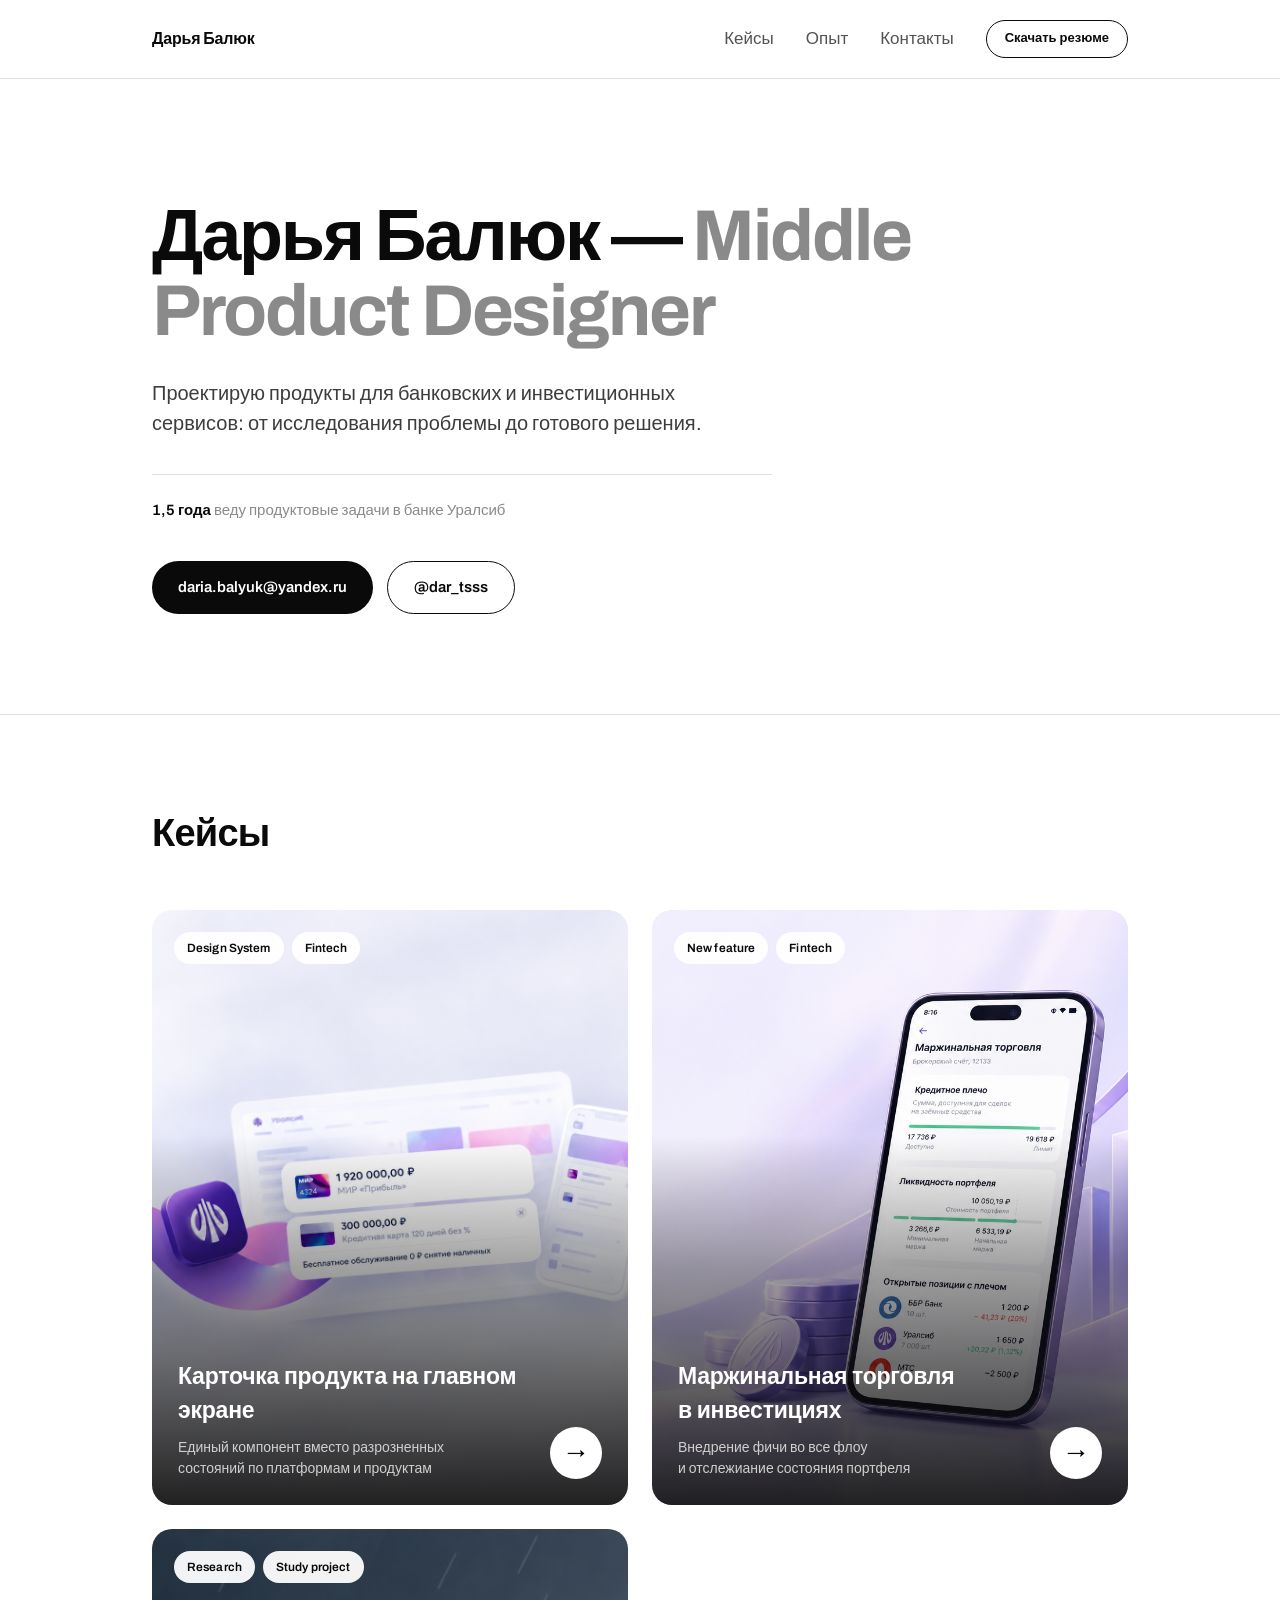
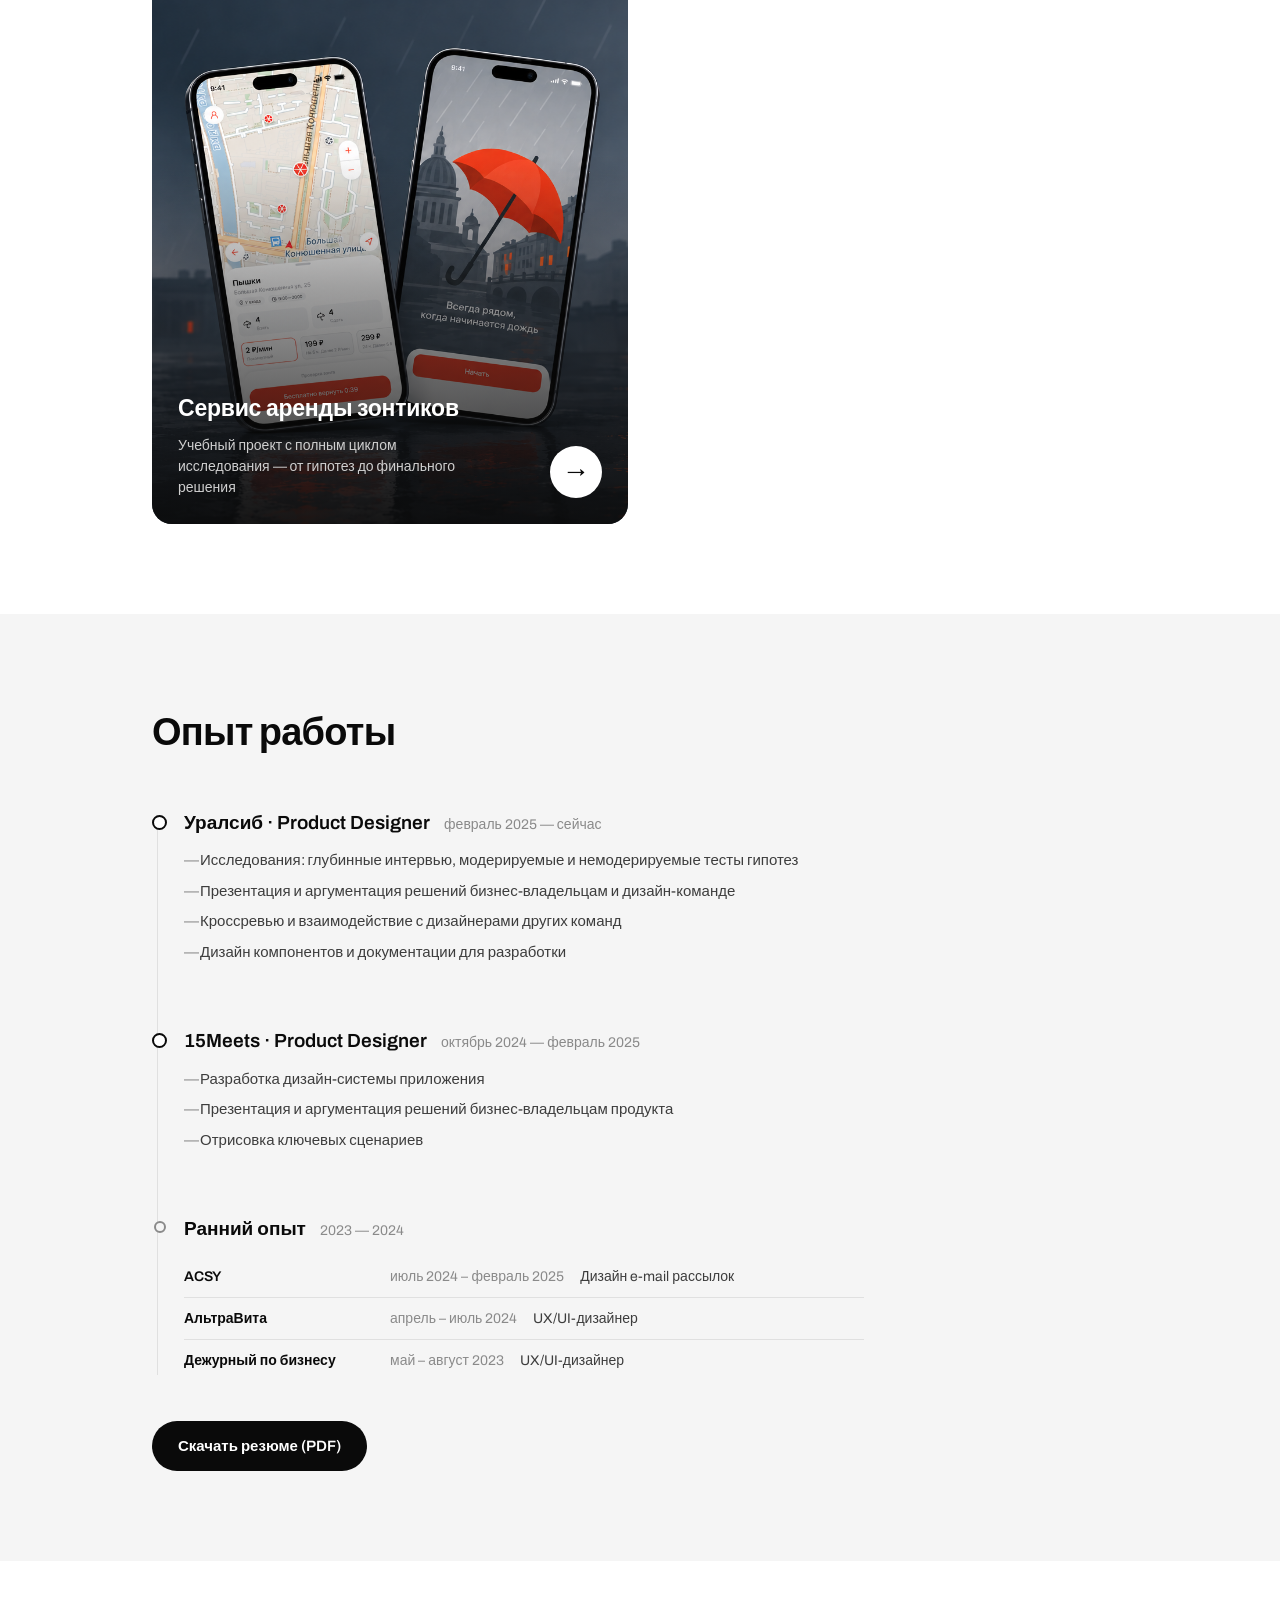
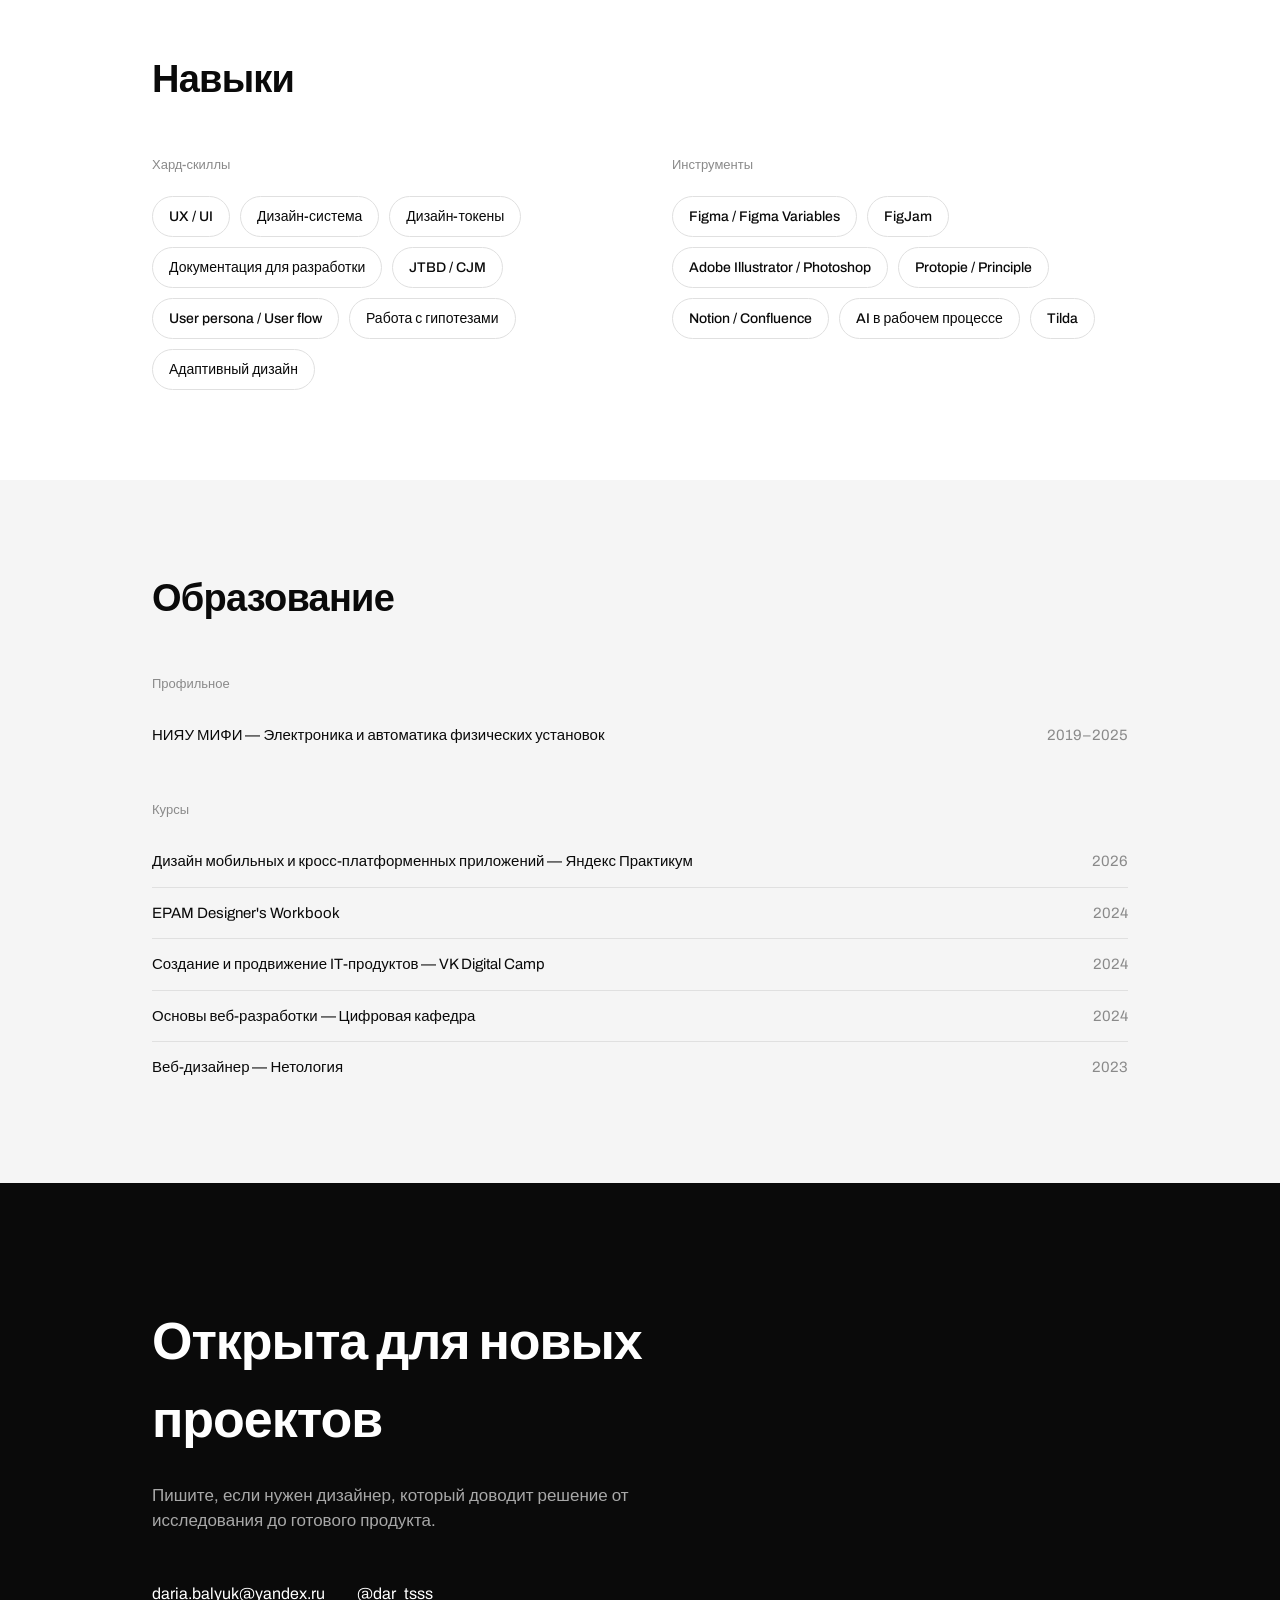
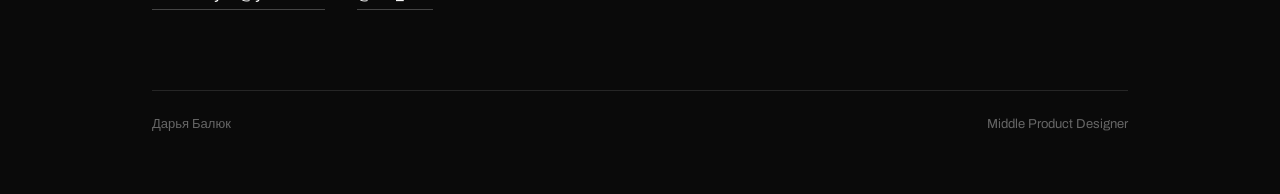
<file: index.html>
<!DOCTYPE html>
<html lang="ru">
<head>
<meta charset="UTF-8">
<meta name="viewport" content="width=device-width, initial-scale=1.0">
<title>Дарья Балюк — Product Designer</title>
<link rel="preconnect" href="https://fonts.googleapis.com">
<link href="https://fonts.googleapis.com/css2?family=Archivo:ital,wght@0,400;0,500;0,600;0,700;0,800;1,400&display=swap" rel="stylesheet">
<link rel="stylesheet" href="main.css">
</head>
<body>

<header>
  <div class="header-inner">
    <a class="logo" href="#top">Дарья Балюк</a>
      <div class="my">
       <nav>
          <a href="#othercases">Кейсы</a>
          <a href="#experience">Опыт</a>
          <a href="#contact">Контакты</a>
          <a class="btn-resume" href="documents/CV_Балюк_Дарья.pdf" download>Скачать резюме</a>
       </nav>
       <button class="burger" id="burgerBtn" aria-label="Открыть меню" aria-expanded="false">
         <span></span><span></span><span></span>
       </button>
     </div>

  </div>
  <div class="mobile-menu" id="mobileMenu">
    <a href="#othercases">Кейсы</a>
    <a href="#experience">Опыт</a>
    <a href="#contact">Контакты</a>
  </div>
</header>

<script>
  const burgerBtn = document.getElementById('burgerBtn');
  const mobileMenu = document.getElementById('mobileMenu');
  burgerBtn.addEventListener('click', () => {
    const isOpen = mobileMenu.classList.toggle('open');
    burgerBtn.classList.toggle('active', isOpen);
    burgerBtn.setAttribute('aria-expanded', isOpen);
  });
  mobileMenu.querySelectorAll('a').forEach(link => {
    link.addEventListener('click', () => {
      mobileMenu.classList.remove('open');
      burgerBtn.classList.remove('active');
      burgerBtn.setAttribute('aria-expanded', 'false');
    });
  });
</script>

<main id="top">
  <div class="wrap hero">
    <h1>Дарья Балюк — <span class="role">Middle Product Designer</span></h1>
    <p class="sub">Проектирую продукты для банковских и инвестиционных сервисов: от исследования проблемы до готового решения.</p>
    <p class="fact"><strong>1,5 года</strong> веду продуктовые задачи в банке Уралсиб</p>
    <div class="hero-contacts">
      <a class="hero-btn primary" href="mailto:daria.balyuk@yandex.ru">daria.balyuk@yandex.ru</a>
      <a class="hero-btn secondary" href="https://t.me/dar_tsss">@dar_tsss</a>
    </div>
  </div>

  <section id="othercases" class="othercases">
    <div class="wrap">
      <div class="section-label">Кейсы</div>

      <div class="othercases-grid">

       <a class="othercase-card" href="case-card-component.html">
          <img src="images/card-product-thumbnail.png" alt="Uralsib main screen card" class="project-card-image ">
          <div class="othercase-scrim"></div>
          <div class="othercase-tags">
            <span class="tag-pill">Design System</span>
            <span class="tag-pill">Fintech</span>
          </div>
          <div class="othercase-content">
            <div class="othercase-text">
              <h3>Карточка продукта на главном экране</h3>
              <p>Единый компонент вместо разрозненных состояний по платформам и продуктам</p>
            </div>
            <span class="othercase-cta">
              <span class="othercase-cta-icon">→</span>
            </span>
          </div>
        </a>

        <a class="othercase-card" href="margin-traiding.html">
          <img src="images/margin_traiding_thumbnail.png" alt="Uralsib margin traiding" class="project-card-image  margin-traiding">
          <div class="othercase-scrim"></div>
          <div class="othercase-tags">
            <span class="tag-pill">New feature</span>
            <span class="tag-pill">Fintech</span>
          </div>
          <div class="othercase-content">
            <div class="othercase-text">
              <h3>Маржинальная торговля в инвестициях</h3>
              <p>Внедрение фичи во все флоу и отслежиание состояния портфеля</p>
            </div>
            <span class="othercase-cta">
              <span class="othercase-cta-icon">→</span>
            </span>
          </div>
        </a>

       <a class="othercase-card" href="rainguard.html">
          <img src="images/rainguard_thumbnail.png"  alt="Rain Guard project" class="project-card-image">
          <div class="othercase-scrim"></div>
          <div class="othercase-tags">
            <span class="tag-pill">Research</span>
            <span class="tag-pill">Study project</span>
          </div>
          <div class="othercase-content">
            <div class="othercase-text">
              <h3>Сервис аренды зонтиков</h3>
              <p>Учебный проект с полным циклом исследования — от гипотез до финального решения</p>
            </div>
            <span class="othercase-cta">
              <span class="othercase-cta-icon">→</span>
            </span>
          </div>
        </a>

      </div>
    </div>
</section>

  <section id="experience">
    <div class="wrap">
      <div class="section-label">Опыт работы</div>

      <div class="timeline">
        <div class="tl-item">
          <div class="tl-head"><h3>Уралсиб · Product Designer</h3><span>февраль 2025 — сейчас</span></div>
          <ul>
            <li>Исследования: глубинные интервью, модерируемые и немодерируемые тесты гипотез</li>
            <li>Презентация и аргументация решений бизнес-владельцам и дизайн-команде</li>
            <li>Кроссревью и взаимодействие с дизайнерами других команд</li>
            <li>Дизайн компонентов и документации для разработки</li>
          </ul>
        </div>

        <div class="tl-item">
          <div class="tl-head"><h3>15Meets · Product Designer</h3><span>октябрь 2024 — февраль 2025</span></div>
          <ul>
            <li>Разработка дизайн-системы приложения</li>
            <li>Презентация и аргументация решений бизнес-владельцам продукта</li>
            <li>Отрисовка ключевых сценариев</li>
          </ul>
        </div>

        <div class="tl-item minor">
          <div class="tl-head"><h3>Ранний опыт</h3><span>2023 — 2024</span></div>
          <div class="tl-minor-list">
            <div class="minor-row"><b>ACSY</b><span>июль 2024 – февраль 2025</span>Дизайн e-mail рассылок</div>
            <div class="minor-row"><b>АльтраВита</b><span>апрель – июль 2024</span>UX/UI-дизайнер</div>
            <div class="minor-row"><b>Дежурный по бизнесу</b><span>май – август 2023</span>UX/UI-дизайнер</div>
          </div>
        </div>
      </div>
      <div class="resume">
        <a class="resume-cta" href="documents/CV_Балюк_Дарья.pdf" download>Скачать резюме (PDF)</a>
       
      </div>
    </div>
  </section>

  <section id="skills">
    <div class="wrap">
      <div class="section-label">Навыки</div>
      <div class="skills-grid">
        <div class="skills-col">
          <h4>Хард-скиллы</h4>
          <div class="skill-list">
            <span>UX / UI</span>
            <span>Дизайн-система</span>
            <span>Дизайн-токены</span>
            <span>Документация для разработки</span>
            <span>JTBD / CJM</span>
            <span>User persona / User flow</span>
            <span>Работа с гипотезами</span>
            <span>Адаптивный дизайн</span>
          </div>
        </div>
        <div class="skills-col">
          <h4>Инструменты</h4>
          <div class="skill-list">
            <span>Figma / Figma Variables</span>
            <span>FigJam</span>
            <span>Adobe Illustrator / Photoshop</span>
            <span>Protopie / Principle</span>
            <span>Notion / Confluence</span>
            <span>AI в рабочем процессе</span>
            <span>Tilda</span>
          </div>
        </div>
      </div>
    </div>
  </section>

  <section id="education">
    <div class="wrap">
      <div class="section-label">Образование</div>

      <div class="edu-block">
        <h4>Профильное</h4>
        <div class="edu-row"><div>НИЯУ МИФИ — Электроника и автоматика физических установок</div><span>2019–2025</span></div>
      </div>

      <div class="edu-block">
        <h4>Курсы</h4>
        <div class="edu-row"><div>Дизайн мобильных и кросс-платформенных приложений — Яндекс Практикум</div><span>2026</span></div>
        <div class="edu-row"><div>EPAM Designer's Workbook</div><span>2024</span></div>
        <div class="edu-row"><div>Создание и продвижение IT-продуктов — VK Digital Camp</div><span>2024</span></div>
        <div class="edu-row"><div>Основы веб-разработки — Цифровая кафедра</div><span>2024</span></div>
        <div class="edu-row"><div>Веб-дизайнер — Нетология</div><span>2023</span></div>
      </div>
    </div>
  </section>
</main>

<footer id="contact">
  <div class="wrap">
    <h2>Открыта для новых проектов</h2>
    <p>Пишите, если нужен дизайнер, который доводит решение от исследования до готового продукта.</p>
    <div class="footer-links">
      <a href="mailto:daria.balyuk@yandex.ru">daria.balyuk@yandex.ru</a>
      <a href="https://t.me/dar_tsss">@dar_tsss</a>

    </div>
    <div class="footer-bottom">
      <span>Дарья Балюк</span>
      <span>Middle Product Designer</span>
    </div>
  </div>
</footer>

</body>
</html>
</file>
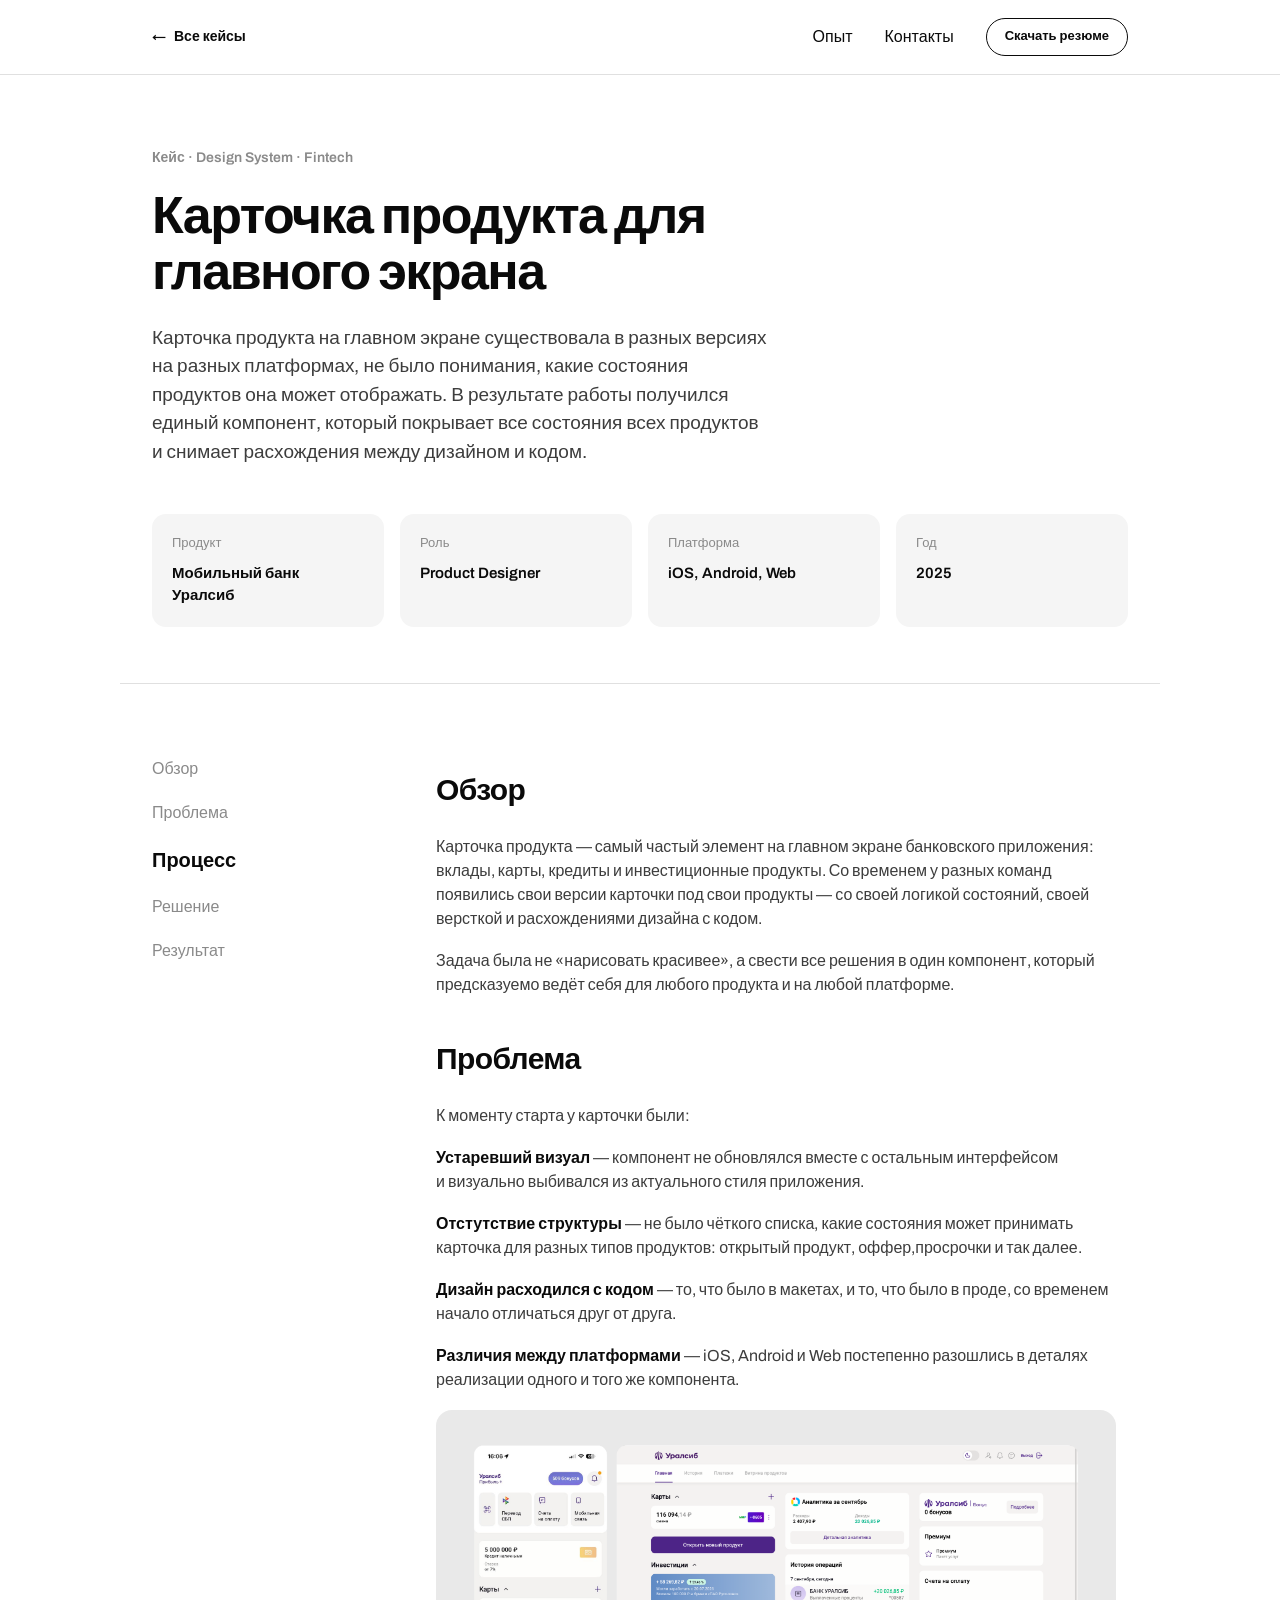
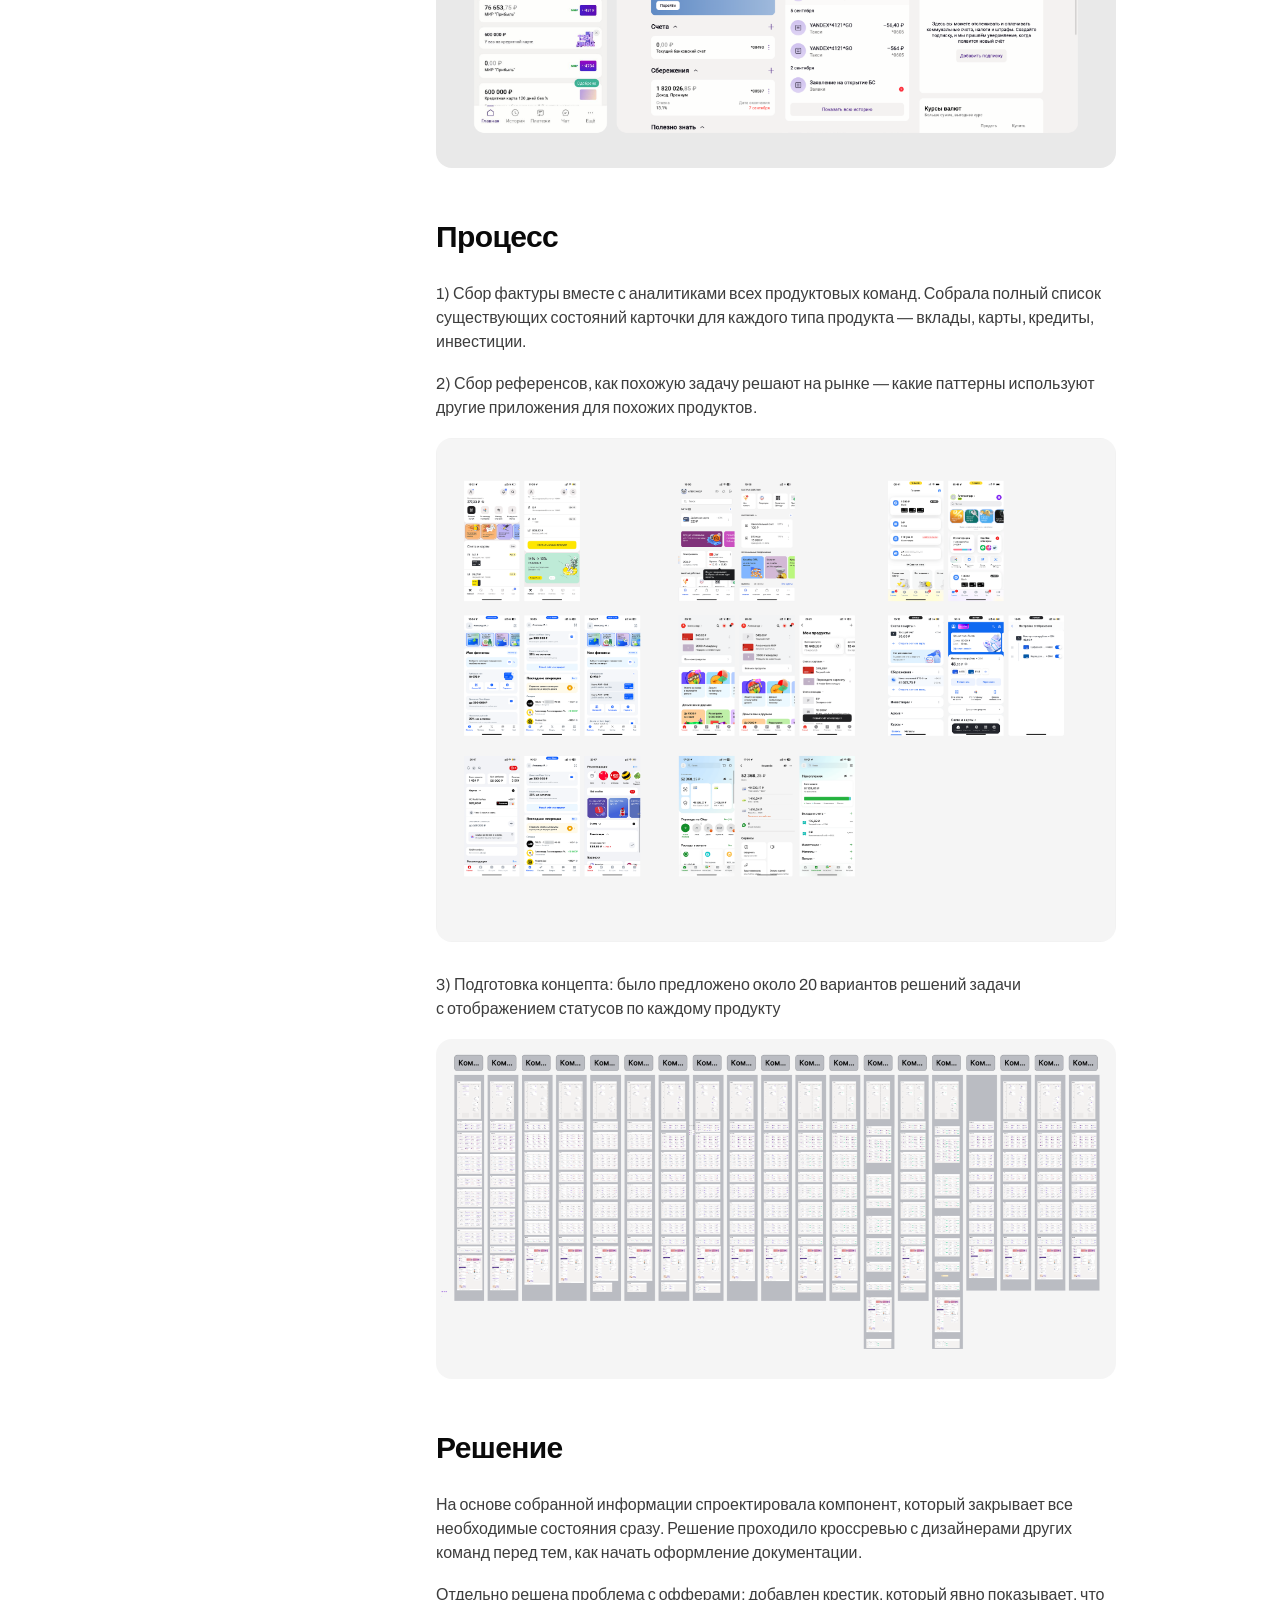
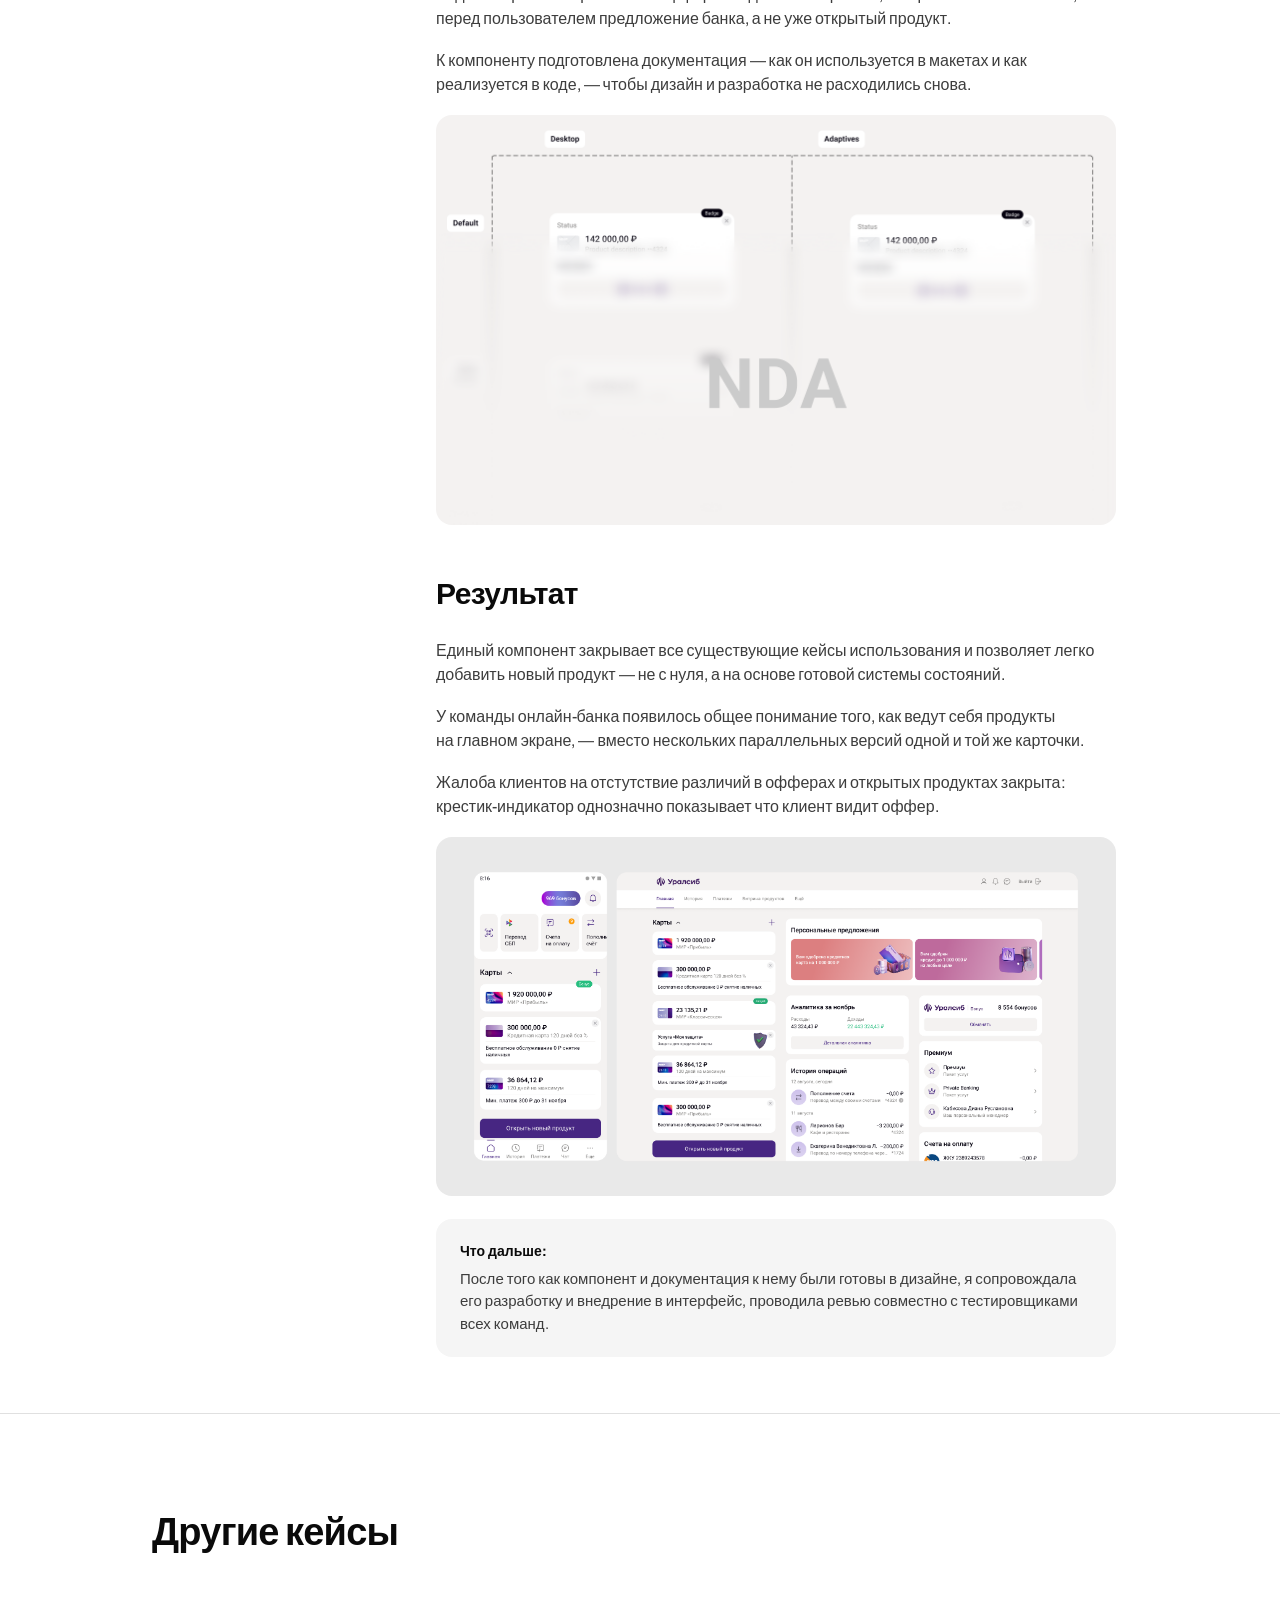
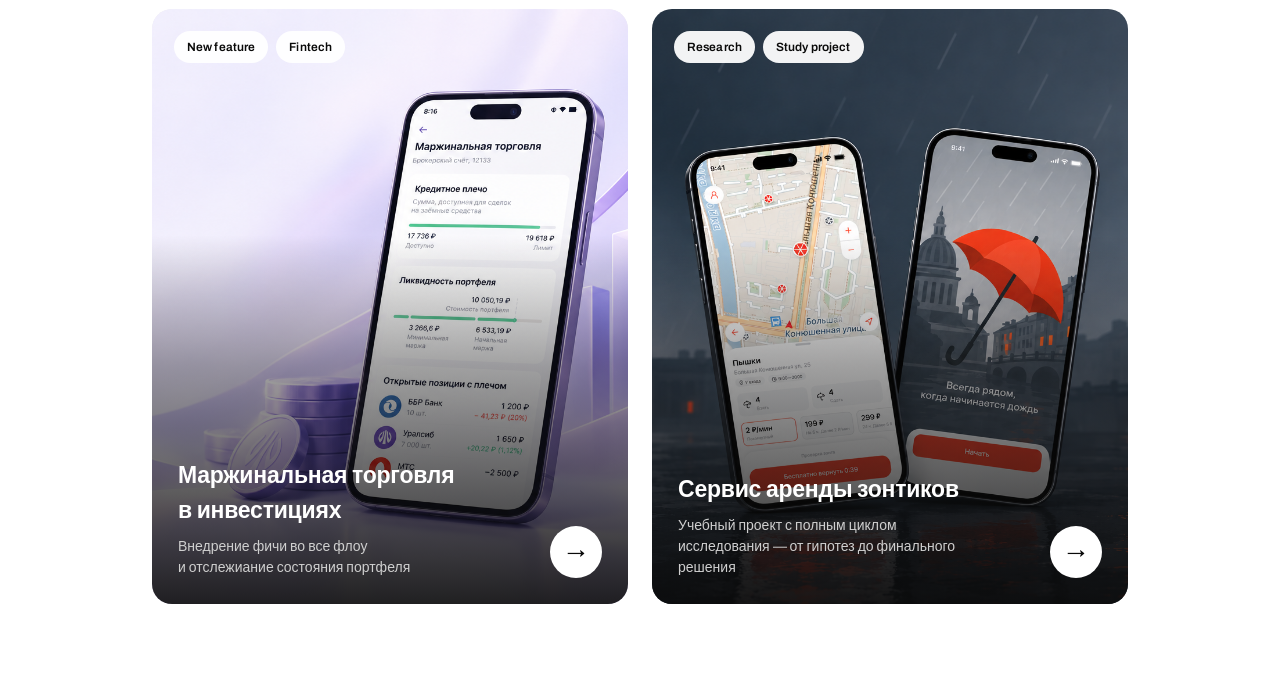
<file: case-card-component.html>
<!DOCTYPE html>
<html lang="ru">
<head>
<meta charset="UTF-8">
<meta name="viewport" content="width=device-width, initial-scale=1.0">
<title>Компонент карточки продукта — Дарья Балюк</title>
<link rel="preconnect" href="https://fonts.googleapis.com">
<link href="https://fonts.googleapis.com/css2?family=Archivo:ital,wght@0,400;0,500;0,600;0,700;0,800;1,400&display=swap" rel="stylesheet">
<link rel="stylesheet" href="main.css">
</head>
<body>
  <header>
  <div class="topbar-inner">
    <a class="back-link" href="index.html"><span class="arrow">←</span> Все кейсы</span></a>
      <div class="my">
       <div class="topbar">
          <a href="index.html#experience">Опыт</a>
          <a href="index.html#contact">Контакты</a>
          <a class="btn-resume" href="documents/CV_Балюк_Дарья.pdf" download>Скачать резюме</a>
       </div>
       <button class="burger" id="burgerBtn" aria-label="Открыть меню" aria-expanded="false">
         <span></span><span></span><span></span>
       </button>
     </div>

  </div>
  <div class="mobile-menu" id="mobileMenu">
    <a href="index.html#othercases">Кейсы</a>
    <a href="index.html#experience">Опыт</a>
    <a href="index.html#contact">Контакты</a>
  </div>
</header>

<script>
  const burgerBtn = document.getElementById('burgerBtn');
  const mobileMenu = document.getElementById('mobileMenu');
  burgerBtn.addEventListener('click', () => {
    const isOpen = mobileMenu.classList.toggle('open');
    burgerBtn.classList.toggle('active', isOpen);
    burgerBtn.setAttribute('aria-expanded', isOpen);
  });
  mobileMenu.querySelectorAll('a').forEach(link => {
    link.addEventListener('click', () => {
      mobileMenu.classList.remove('open');
      burgerBtn.classList.remove('active');
      burgerBtn.setAttribute('aria-expanded', 'false');
    });
  });
</script>



<main>
  <div class="wrap case-hero">
    <div class="case-hero-eyebrow">Кейс · Design System · Fintech</div>
    <h1>Карточка продукта для главного экрана</h1>
    <p class="case-hero-desc">Карточка продукта на главном экране существовала в разных версиях на разных платформах, не было понимания, какие состояния продуктов она может отображать. В результате работы получился единый компонент, который покрывает все состояния всех продуктов и снимает расхождения между дизайном и кодом.</p>

    <div class="case-meta-row">
      <div class="meta-item">
        <span class="meta-label">Продукт</span>
        <span class="meta-value">Мобильный банк Уралсиб</span>
      </div>
      <div class="meta-item">
        <span class="meta-label">Роль</span>
        <span class="meta-value">Product Designer</span>
      </div>
      <div class="meta-item">
        <span class="meta-label">Платформа</span>
        <span class="meta-value">iOS, Android, Web</span>
      </div>
      <div class="meta-item">
        <span class="meta-label">Год</span>
        <span class="meta-value">2025</span>
      </div>
    </div>
  </div>

  <div class="case-layout">
    <div class="case-bar" id="caseNav">
      <a href="#overview" class="case-bar-link" data-target="overview">Обзор</a>
      <a href="#problem" class="case-bar-link" data-target="problem">Проблема</a>
      <a href="#process" class="case-bar-link" data-target="process">Процесс</a>
      <a href="#solution" class="case-bar-link" data-target="solution">Решение</a>
      <a href="#result" class="case-bar-link" data-target="result">Результат</a>
    </div>

    <div class="case-content">

      <section id="overview" class="case-section">
        <h2>Обзор</h2>
        <p>Карточка продукта — самый частый элемент на главном экране банковского приложения: вклады, карты, кредиты и инвестиционные продукты. Со временем у разных команд появились свои версии карточки под свои продукты — со своей логикой состояний, своей версткой и расхождениями дизайна с кодом.</p>
        <p>Задача была не «нарисовать красивее», а свести все решения в один компонент, который предсказуемо ведёт себя для любого продукта и на любой платформе.</p>
      </section>

      <section id="problem" class="case-section">
        <h2>Проблема</h2>
        <p>К моменту старта у карточки были:</p>
        <p><strong>Устаревший визуал</strong> — компонент не обновлялся вместе с остальным интерфейсом и визуально выбивался из актуального стиля приложения.</p>
        <p><strong>Отстутствие структуры</strong> — не было чёткого списка, какие состояния может принимать карточка для разных типов продуктов: открытый продукт, оффер,просрочки и так далее.</p>
        <p><strong>Дизайн расходился с кодом</strong> — то, что было в макетах, и то, что было в проде, со временем начало отличаться друг от друга.</p>
        <p><strong>Различия между платформами</strong> — iOS, Android и Web постепенно разошлись в деталях реализации одного и того же компонента.</p>
        
        <img src="images/card_product/card_product.png" alt="Старый визуал карточек на главной" class="cases-images" style="margin-top: 18px;" >
      </section>

      <section id="process" class="case-section">
        <h2>Процесс</h2>
        <p>1) Сбор фактуры вместе с аналитиками всех продуктовых команд. Собрала полный список существующих состояний карточки для каждого типа продукта — вклады, карты, кредиты, инвестиции.</p>
        <p>2) Сбор референсов, как похожую задачу решают на рынке — какие паттерны используют другие приложения для похожих продуктов.</p>
        <img src="images/card_product/card_product_01.png" alt="Сбор референсов" class="cases-images" style="margin-bottom: 24px;">
        <p>3) Подготовка концепта: было предложено около 20 вариантов решений задачи с отображением статусов по каждому продукту</p>
        <img src="images/card_product/card_product_02.png" alt="Около 20 вариантов исполения компонента для карточки" class="cases-images" style="margin-top: 18px;">
        
      </section>

      <section id="solution" class="case-section">
        <h2>Решение</h2>
        <p>На основе собранной информации спроектировала компонент, который закрывает все необходимые состояния сразу. Решение проходило кроссревью с дизайнерами других команд перед тем, как начать оформление документации.</p>
        <p>Отдельно решена проблема с офферами: добавлен крестик, который явно показывает, что перед пользователем предложение банка, а не уже открытый продукт.</p>
        <p>К компоненту подготовлена документация — как он используется в макетах и как реализуется в коде, — чтобы дизайн и разработка не расходились снова.</p>
        <img src="images/card_product/card_product_03.png" alt="Копмонент карточки продукта" class="cases-images" style="margin-top: 18px;">
      </section>

      <section id="result" class="case-section">
        <h2>Результат</h2>
        <p>Единый компонент закрывает все существующие кейсы использования и позволяет легко добавить новый продукт — не с нуля, а на основе готовой системы состояний.</p>
        <p>У команды онлайн-банка появилось общее понимание того, как ведут себя продукты на главном экране, — вместо нескольких параллельных версий одной и той же карточки.</p>
        <p>Жалоба клиентов на отстутствие различий в офферах и открытых продуктах закрыта: крестик-индикатор однозначно показывает что клиент видит оффер.</p>
        <img src="images/card_product/card_product_04.png" alt="Около 20 вариантов исполения компонента для карточки" class="cases-images" style="margin-top: 18px;">
         <div class="callout">
          <strong>Что дальше:</strong>
          После того как компонент и документация к нему были готовы в дизайне, я сопровождала его разработку и внедрение в интерфейс, проводила ревью совместно с тестировщиками всех команд.
        </div>
      </section>

    </div>
  </div>
</main>

<!--<div class="case-footer-nav">
  
  <a class="all-cases" href="portfolio.html#cases">← Все кейсы</a>
  <a href="#">Маржинальная торговля в инвестициях →</a>
</div>-->

<section id="othercases" class="othercases">
    <div class="wrap">
      <div class="section-label">Другие кейсы</div>

      <div class="othercases-grid">

       <!-- <a class="othercase-card" href="case-card-component.html">
          <img src="images/card-product-thumbnail.png" alt="Uralsib main screen card" class="project-card-image ">
          <div class="othercase-scrim"></div>
          <div class="othercase-tags">
            <span class="tag-pill">Design System</span>
            <span class="tag-pill">Fintech</span>
          </div>
          <div class="othercase-content">
            <div class="othercase-text">
              <h3>Карточка продукта на главном экране</h3>
              <p>Единый компонент вместо разрозненных состояний по платформам и продуктам</p>
            </div>
            <span class="othercase-cta">
              <span class="othercase-cta-icon">→</span>
            </span>
          </div>
        </a>-->

        <a class="othercase-card" href="margin-traiding.html">
          <img src="images/margin_traiding_thumbnail.png" alt="Uralsib margin traiding" class="project-card-image  margin-traiding">
          <div class="othercase-scrim"></div>
          <div class="othercase-tags">
            <span class="tag-pill">New feature</span>
            <span class="tag-pill">Fintech</span>
          </div>
          <div class="othercase-content">
            <div class="othercase-text">
              <h3>Маржинальная торговля в инвестициях</h3>
              <p>Внедрение фичи во все флоу и отслежиание состояния портфеля</p>
            </div>
            <span class="othercase-cta">
              <span class="othercase-cta-icon">→</span>
            </span>
          </div>
        </a>

        <a class="othercase-card" href="rainguard.html">
          <img src="images/rainguard_thumbnail.png"  alt="Rain Guard project" class="project-card-image">
          <div class="othercase-scrim"></div>
          <div class="othercase-tags">
            <span class="tag-pill">Research</span>
            <span class="tag-pill">Study project</span>
          </div>
          <div class="othercase-content">
            <div class="othercase-text">
              <h3>Сервис аренды зонтиков</h3>
              <p>Учебный проект с полным циклом исследования — от гипотез до финального решения</p>
            </div>
            <span class="othercase-cta">
              <span class="othercase-cta-icon">→</span>
            </span>
          </div>
        </a>

      </div>
    </div>
</section>

  

<script>
  const links = document.querySelectorAll('.case-bar-link');
  const sections = document.querySelectorAll('.case-section');

  const observer = new IntersectionObserver((entries) => {
    entries.forEach(entry => {
      const link = document.querySelector(`.case-bar-link[data-target="${entry.target.id}"]`);
      if (entry.isIntersecting) {
        links.forEach(l => l.classList.remove('active'));
        link.classList.add('active');
      }
    });
  }, { rootMargin: '-35% 0px -55% 0px', threshold: 0 });

  sections.forEach(section => observer.observe(section));

  // fallback: highlight first section on load
  if (links.length) links[0].classList.add('active');
</script>

</body>
</html>
</file>
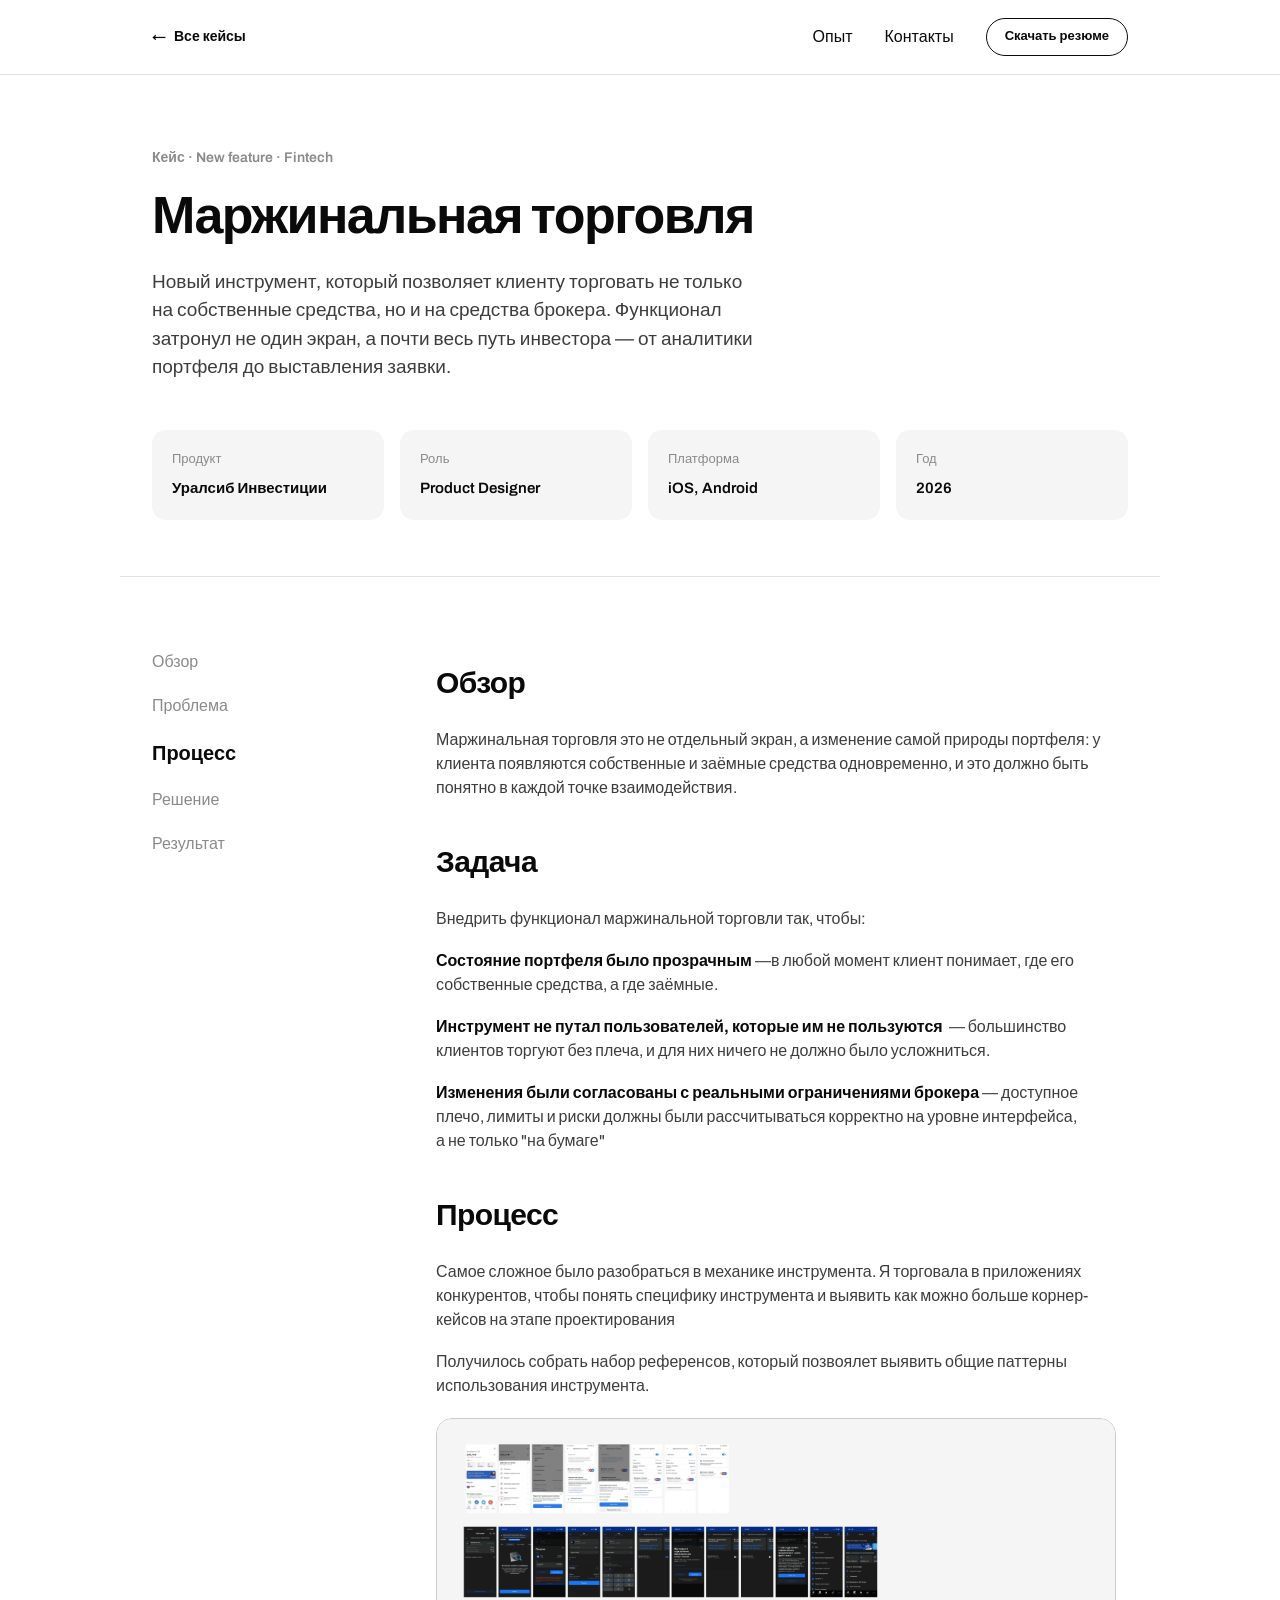
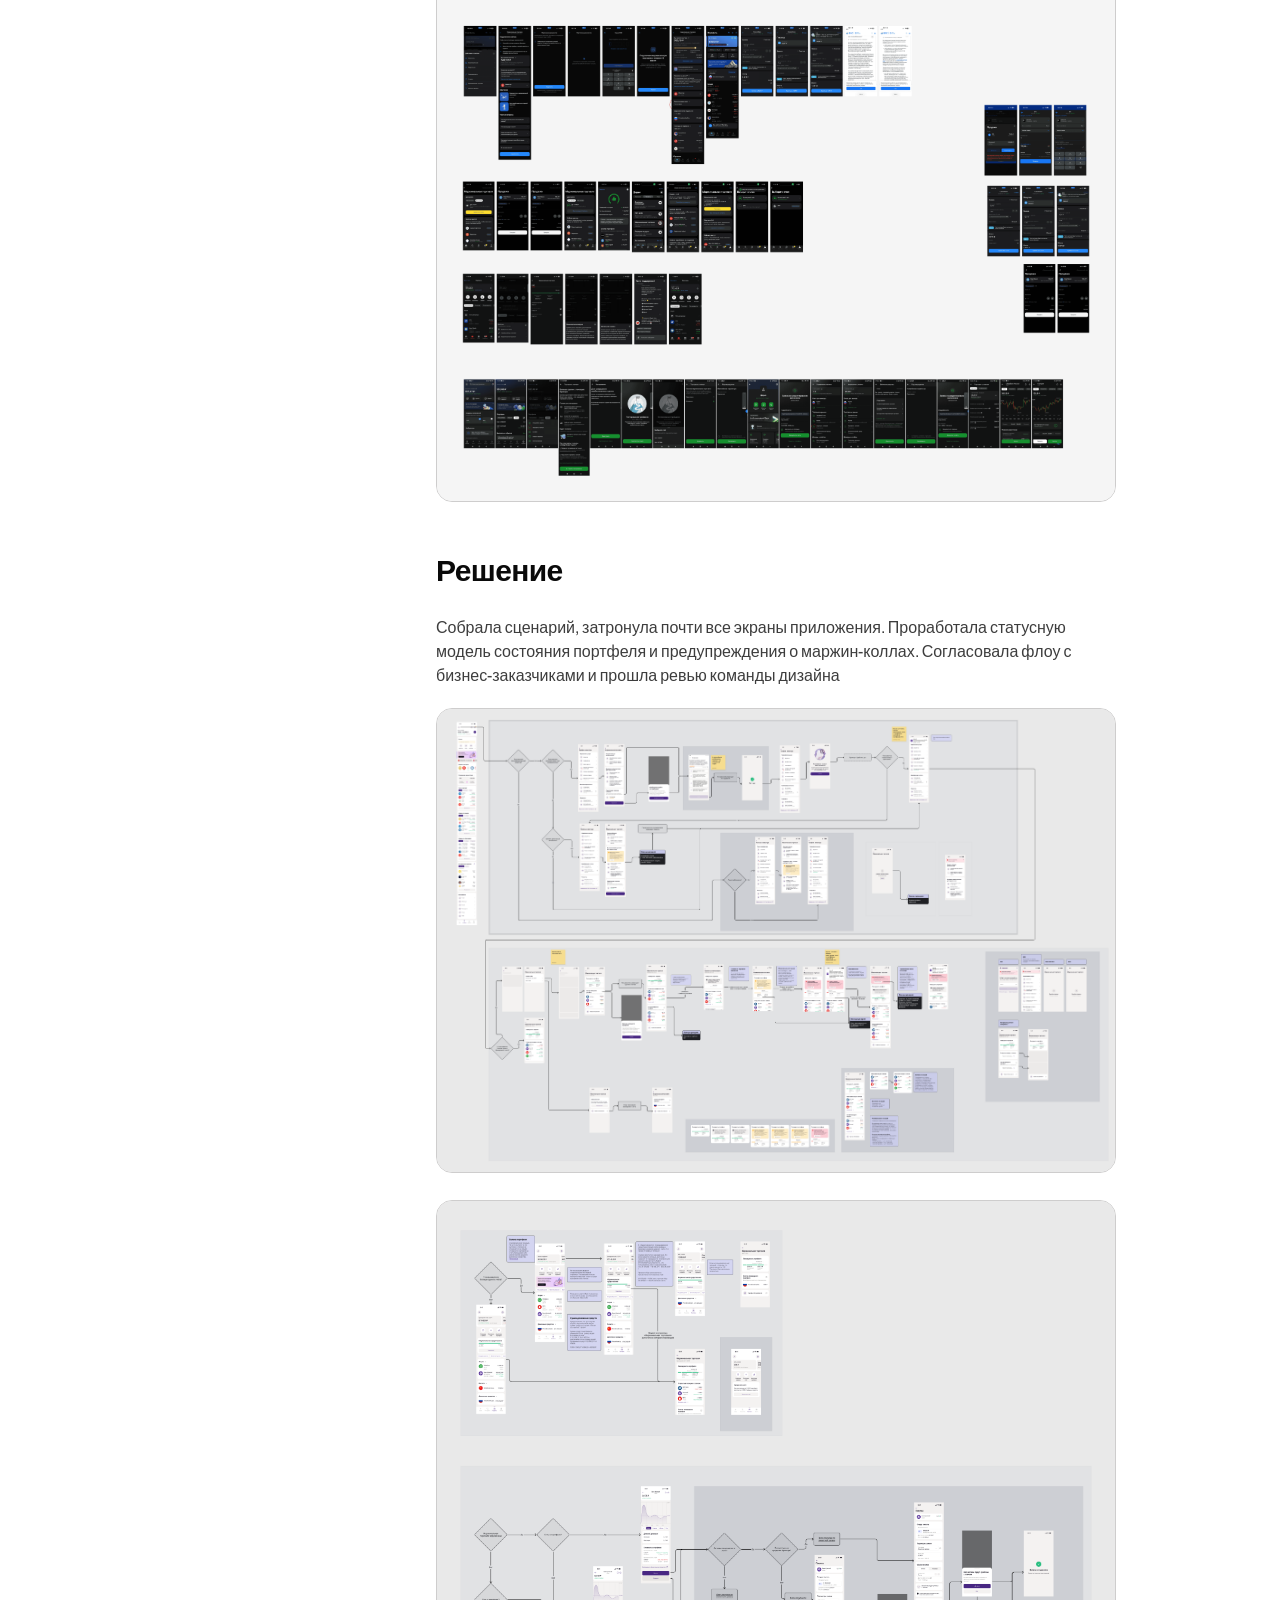
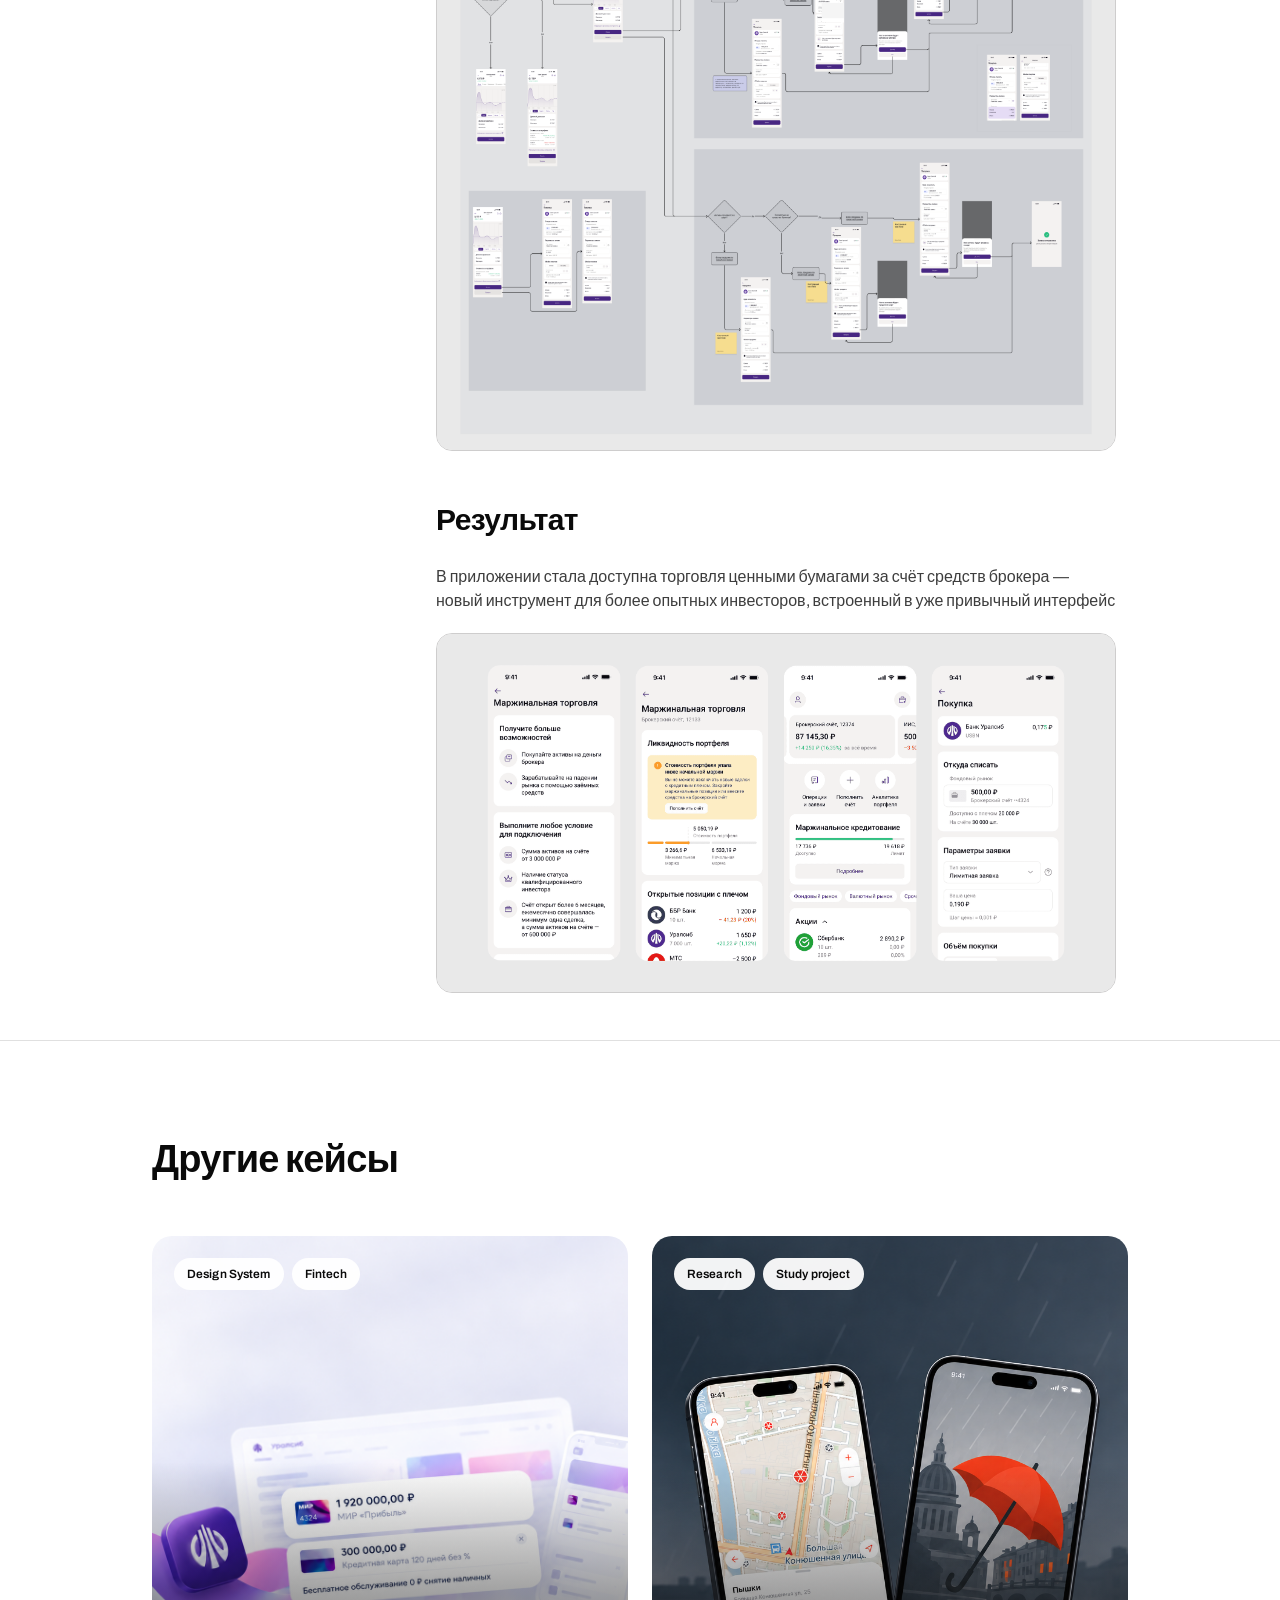
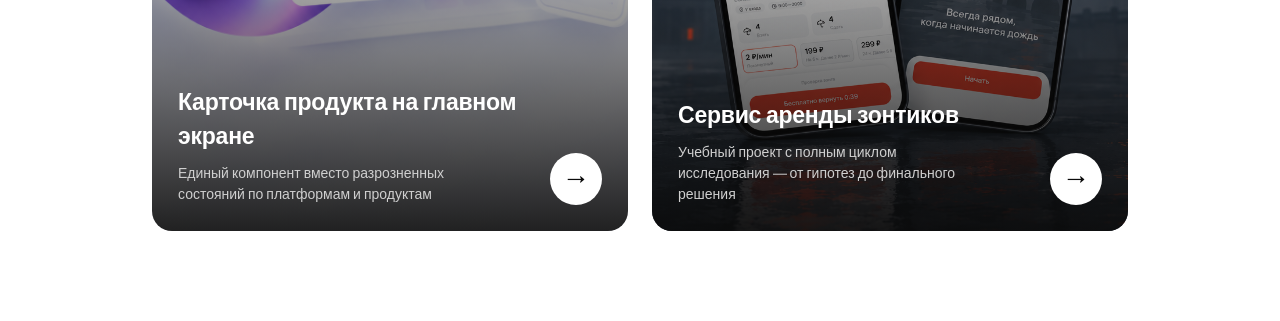
<file: margin-traiding.html>
<!DOCTYPE html>
<html lang="ru">
<head>
<meta charset="UTF-8">
<meta name="viewport" content="width=device-width, initial-scale=1.0">
<title>Маржинальная торговля — портфолио</title>
<link rel="preconnect" href="https://fonts.googleapis.com">
<link href="https://fonts.googleapis.com/css2?family=Archivo:ital,wght@0,400;0,500;0,600;0,700;0,800;1,400&display=swap" rel="stylesheet">
<link rel="stylesheet" href="main.css">
</head>
<body>
  <header>
  <div class="topbar-inner">
    <a class="back-link" href="index.html"><span class="arrow">←</span> Все кейсы</span></a>
      <div class="my">
       <div class="topbar">
        <a href="index.html#experience">Опыт</a>
        <a href="index.html#contact">Контакты</a>
        <a class="btn-resume" href="documents/CV_Балюк_Дарья.pdf" download>Скачать резюме</a>
       </div>
       <button class="burger" id="burgerBtn" aria-label="Открыть меню" aria-expanded="false">
         <span></span><span></span><span></span>
       </button>
     </div>

  </div>
  <div class="mobile-menu" id="mobileMenu">
    <a href="index.html#othercases">Кейсы</a>
    <a href="index.html#experience">Опыт</a>
    <a href="index.html#contact">Контакты</a>
  </div>
</header>

<script>
  const burgerBtn = document.getElementById('burgerBtn');
  const mobileMenu = document.getElementById('mobileMenu');
  burgerBtn.addEventListener('click', () => {
    const isOpen = mobileMenu.classList.toggle('open');
    burgerBtn.classList.toggle('active', isOpen);
    burgerBtn.setAttribute('aria-expanded', isOpen);
  });
  mobileMenu.querySelectorAll('a').forEach(link => {
    link.addEventListener('click', () => {
      mobileMenu.classList.remove('open');
      burgerBtn.classList.remove('active');
      burgerBtn.setAttribute('aria-expanded', 'false');
    });
  });
</script>



<main>
  <div class="wrap case-hero">
    <div class="case-hero-eyebrow">Кейс · New feature · Fintech</div>
    <h1>Маржинальная торговля</h1>
    <p class="case-hero-desc">Новый инструмент, который позволяет клиенту торговать не только на собственные средства, но и на средства брокера. Функционал затронул не один экран, а почти весь путь инвестора — от аналитики портфеля до выставления заявки.</p>

    <div class="case-meta-row">
      <div class="meta-item">
        <span class="meta-label">Продукт</span>
        <span class="meta-value">Уралсиб Инвестиции </span>
      </div>
      <div class="meta-item">
        <span class="meta-label">Роль</span>
        <span class="meta-value">Product Designer</span>
      </div>
      <div class="meta-item">
        <span class="meta-label">Платформа</span>
        <span class="meta-value">iOS, Android</span>
      </div>
      <div class="meta-item">
        <span class="meta-label">Год</span>
        <span class="meta-value">2026</span>
      </div>
    </div>
  </div>

  <div class="case-layout">
    <div class="case-bar" id="caseNav">
      <a href="#overview" class="case-bar-link" data-target="overview">Обзор</a>
      <a href="#problem" class="case-bar-link" data-target="problem">Проблема</a>
      <a href="#process" class="case-bar-link" data-target="process">Процесс</a>
      <a href="#solution" class="case-bar-link" data-target="solution">Решение</a>
      <a href="#result" class="case-bar-link" data-target="result">Результат</a>
    </div>

    <div class="case-content">

      <section id="overview" class="case-section">
        <h2>Обзор</h2>
        <p>Маржинальная торговля это не отдельный экран, а изменение самой природы портфеля: у клиента появляются собственные и заёмные средства одновременно, и это должно быть понятно в каждой точке взаимодействия.</p>
       
      </section>

      <section id="problem" class="case-section">
        <h2>Задача</h2>
        <p>Внедрить функционал маржинальной торговли так, чтобы:</p>
        <p><strong>Состояние портфеля было прозрачным</strong> —в любой момент клиент понимает, где его собственные средства, а где заёмные.</p>
        <p><strong>Инструмент не путал пользователей, которые им не пользуются </strong> — большинство клиентов торгуют без плеча, и для них ничего не должно было усложниться.</p>
        <p><strong>Изменения были согласованы с реальными ограничениями брокера</strong> — доступное плечо, лимиты и риски должны были рассчитываться корректно на уровне интерфейса, а не только "на бумаге"</p>
        
      </section>

      <section id="process" class="case-section">
        <h2>Процесс</h2>
        <p>Самое сложное было разобраться в механике инструмента. Я торговала в приложениях конкурентов, чтобы понять специфику инструмента и выявить как можно больше корнер-кейсов на этапе проектирования</p>
        <p>Получилось собрать набор референсов, который позвоялет выявить общие паттерны использования инструмента.</p>
        <img src="images/margin_traiding/ref.png" alt="Референсы маржинальной торговли" class="cases-images" style="margin-top: 20px; border: 1px solid #cecdcd; " >
        
      </section>
      </section>

      <section id="solution" class="case-section">
        <h2>Решение</h2>
        <p>Собрала сценарий, затронула почти все экраны приложения. Проработала статусную модель состояния портфеля и предупреждения о маржин-коллах. Согласовала флоу с бизнес-заказчиками и прошла ревью команды дизайна</p>
        <img src="images/margin_traiding/Flow.png" alt="Флоу маржинальной торговли" class="cases-images" style="margin-top: 20px; border: 1px solid #cecdcd; " >
        <img src="images/margin_traiding/Flow_01.png" alt="Флоу маржинальной торговли" class="cases-images" style="margin-top: 20px; border: 1px solid #cecdcd; " >
        
        
      </section>

      <section id="result" class="case-section">
        <h2>Результат</h2>
        <p>В приложении стала доступна торговля ценными бумагами за счёт средств брокера — новый инструмент для более опытных инвесторов, встроенный в уже привычный интерфейс</p>
        <img src="images/margin_traiding/result.png" alt="Флоу маржинальной торговли" class="cases-images" style="margin-top: 20px; border: 1px solid #cecdcd; " >
        
      </section>

    </div>
  </div>
</main> 

<!--<div class="case-footer-nav">
  
  <a class="all-cases" href="portfolio.html#cases">← Все кейсы</a>
  <a href="#">Маржинальная торговля в инвестициях →</a>
</div>-->

<section id="othercases" class="othercases">
    <div class="wrap">
      <div class="section-label">Другие кейсы</div>

      <div class="othercases-grid">

       <a class="othercase-card" href="case-card-component.html">
           <img src="images/card-product-thumbnail.png" alt="Uralsib main screen card" class="project-card-image ">
          <div class="othercase-scrim"></div>
          <div class="othercase-tags">
            <span class="tag-pill">Design System</span>
            <span class="tag-pill">Fintech</span>
          </div>
          <div class="othercase-content">
            <div class="othercase-text">
              <h3>Карточка продукта на главном экране</h3>
              <p>Единый компонент вместо разрозненных состояний по платформам и продуктам</p>
            </div>
            <span class="othercase-cta">
              <span class="othercase-cta-icon">→</span>
            </span>
          </div>
        </a>

        <!-- <a class="othercase-card" href="margin-traiding.html">
          <img src="images/margin_traiding_thumbnail.png" alt="Uralsib margin traiding" class="project-card-image  margin-traiding">
          <div class="othercase-scrim"></div>
          <div class="othercase-tags">
            <span class="tag-pill">New feature</span>
            <span class="tag-pill">Fintech</span>
          </div>
          <div class="othercase-content">
            <div class="othercase-text">
              <h3>Маржинальная торговля в инвестициях</h3>
              <p>Внедрение фичи во все флоу и отслежиание состояния портфеля</p>
            </div>
            <span class="othercase-cta">
              <span class="othercase-cta-icon">→</span>
            </span>
          </div>
        </a>-->

        <a class="othercase-card" href="rainguard.html">
          <img src="images/rainguard_thumbnail.png"  alt="Rain Guard project" class="project-card-image">
          <div class="othercase-scrim"></div>
          <div class="othercase-tags">
            <span class="tag-pill">Research</span>
            <span class="tag-pill">Study project</span>
          </div>
          <div class="othercase-content">
            <div class="othercase-text">
              <h3>Сервис аренды зонтиков</h3>
              <p>Учебный проект с полным циклом исследования — от гипотез до финального решения</p>
            </div>
            <span class="othercase-cta">
              <span class="othercase-cta-icon">→</span>
            </span>
          </div>
        </a>

      </div>
    </div>
</section>

  

<script>
  const links = document.querySelectorAll('.case-bar-link');
  const sections = document.querySelectorAll('.case-section');

  const observer = new IntersectionObserver((entries) => {
    entries.forEach(entry => {
      const link = document.querySelector(`.case-bar-link[data-target="${entry.target.id}"]`);
      if (entry.isIntersecting) {
        links.forEach(l => l.classList.remove('active'));
        link.classList.add('active');
      }
    });
  }, { rootMargin: '-35% 0px -55% 0px', threshold: 0 });

  sections.forEach(section => observer.observe(section));

  // fallback: highlight first section on load
  if (links.length) links[0].classList.add('active');
</script>

</body>
</html>
</file>
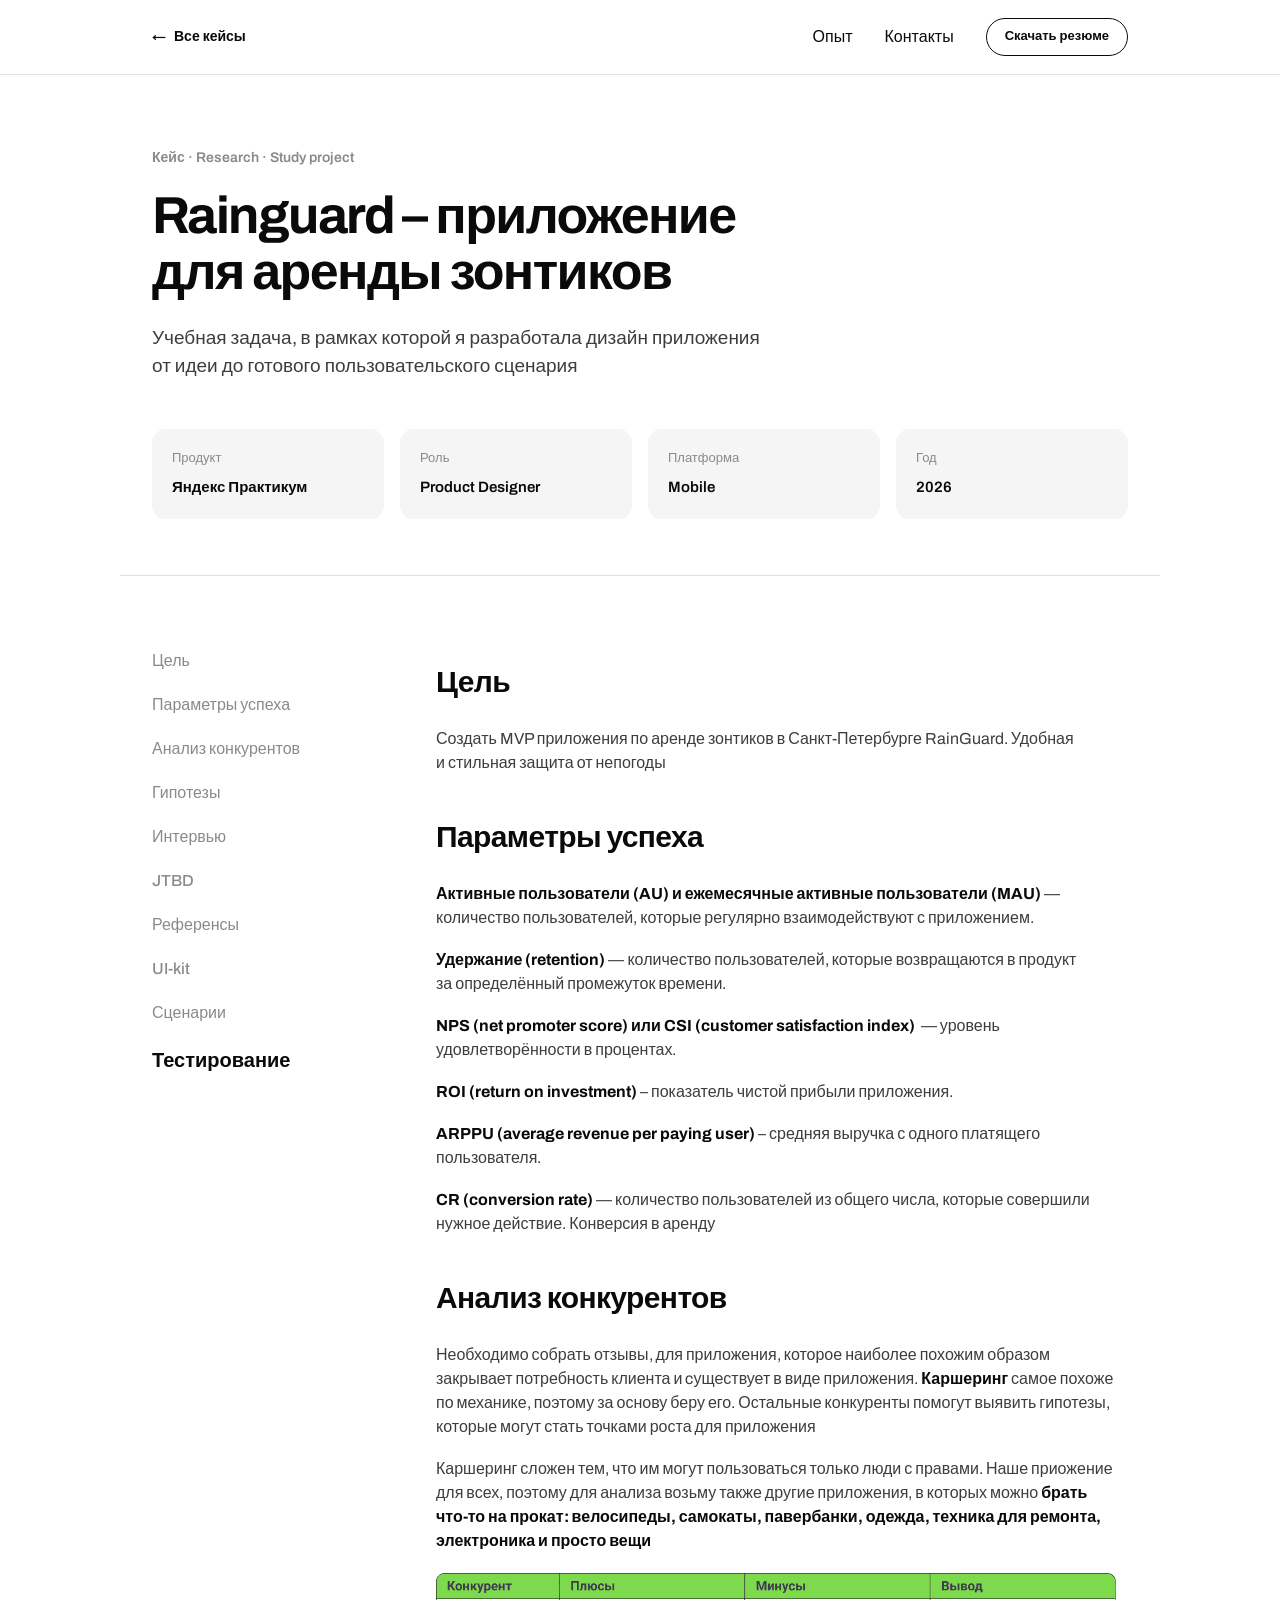
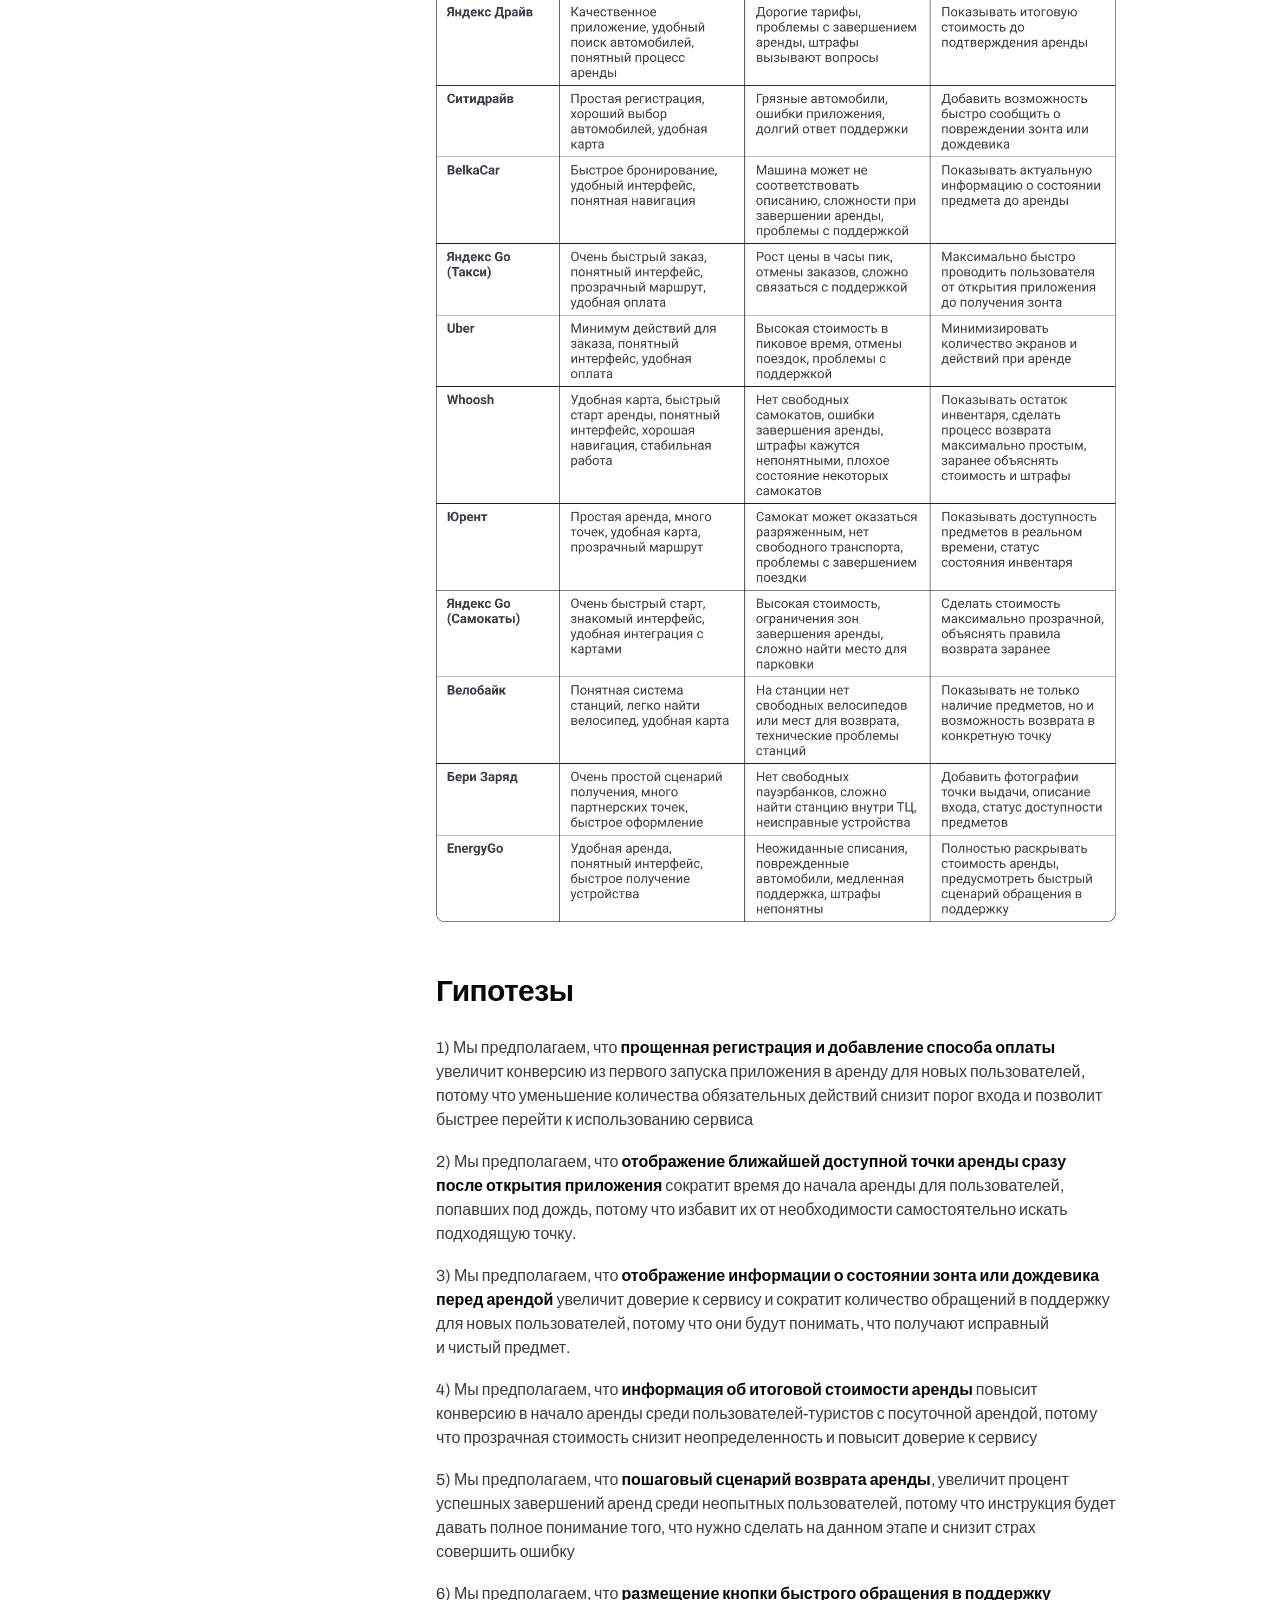
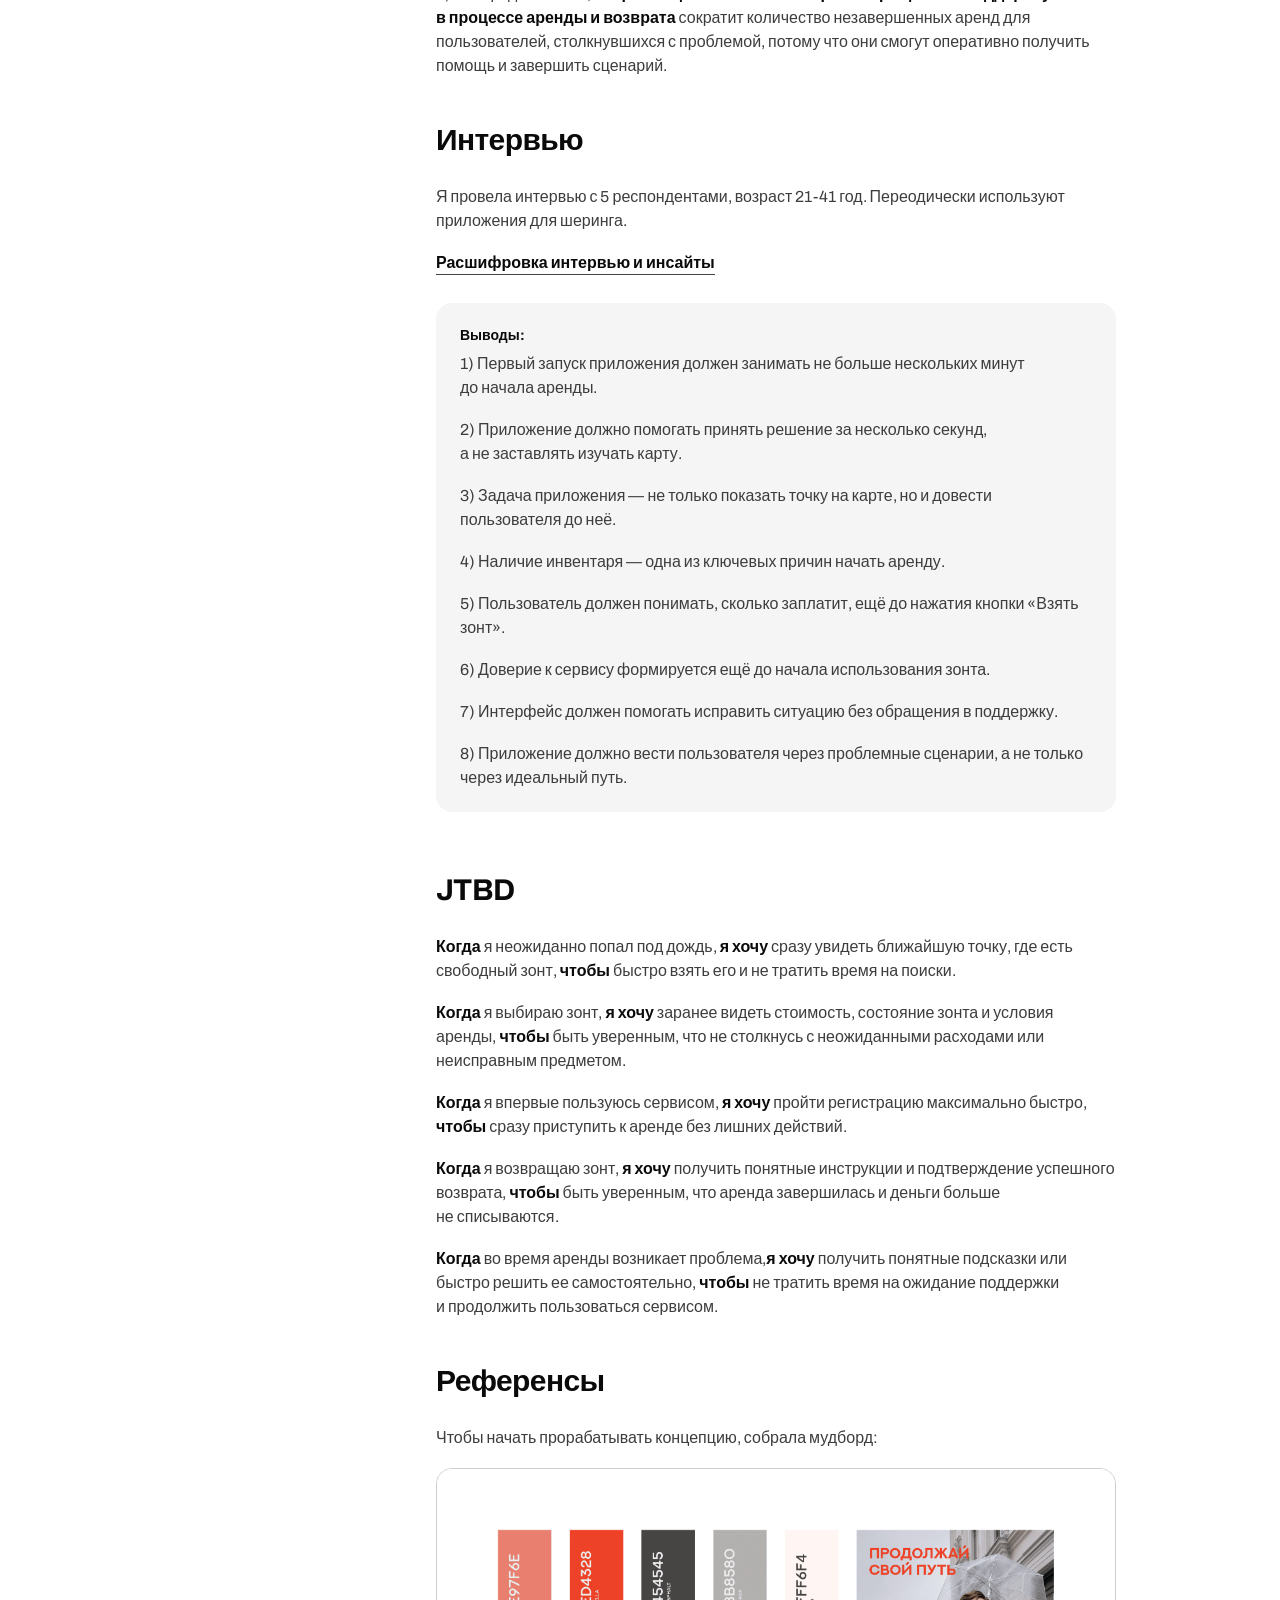
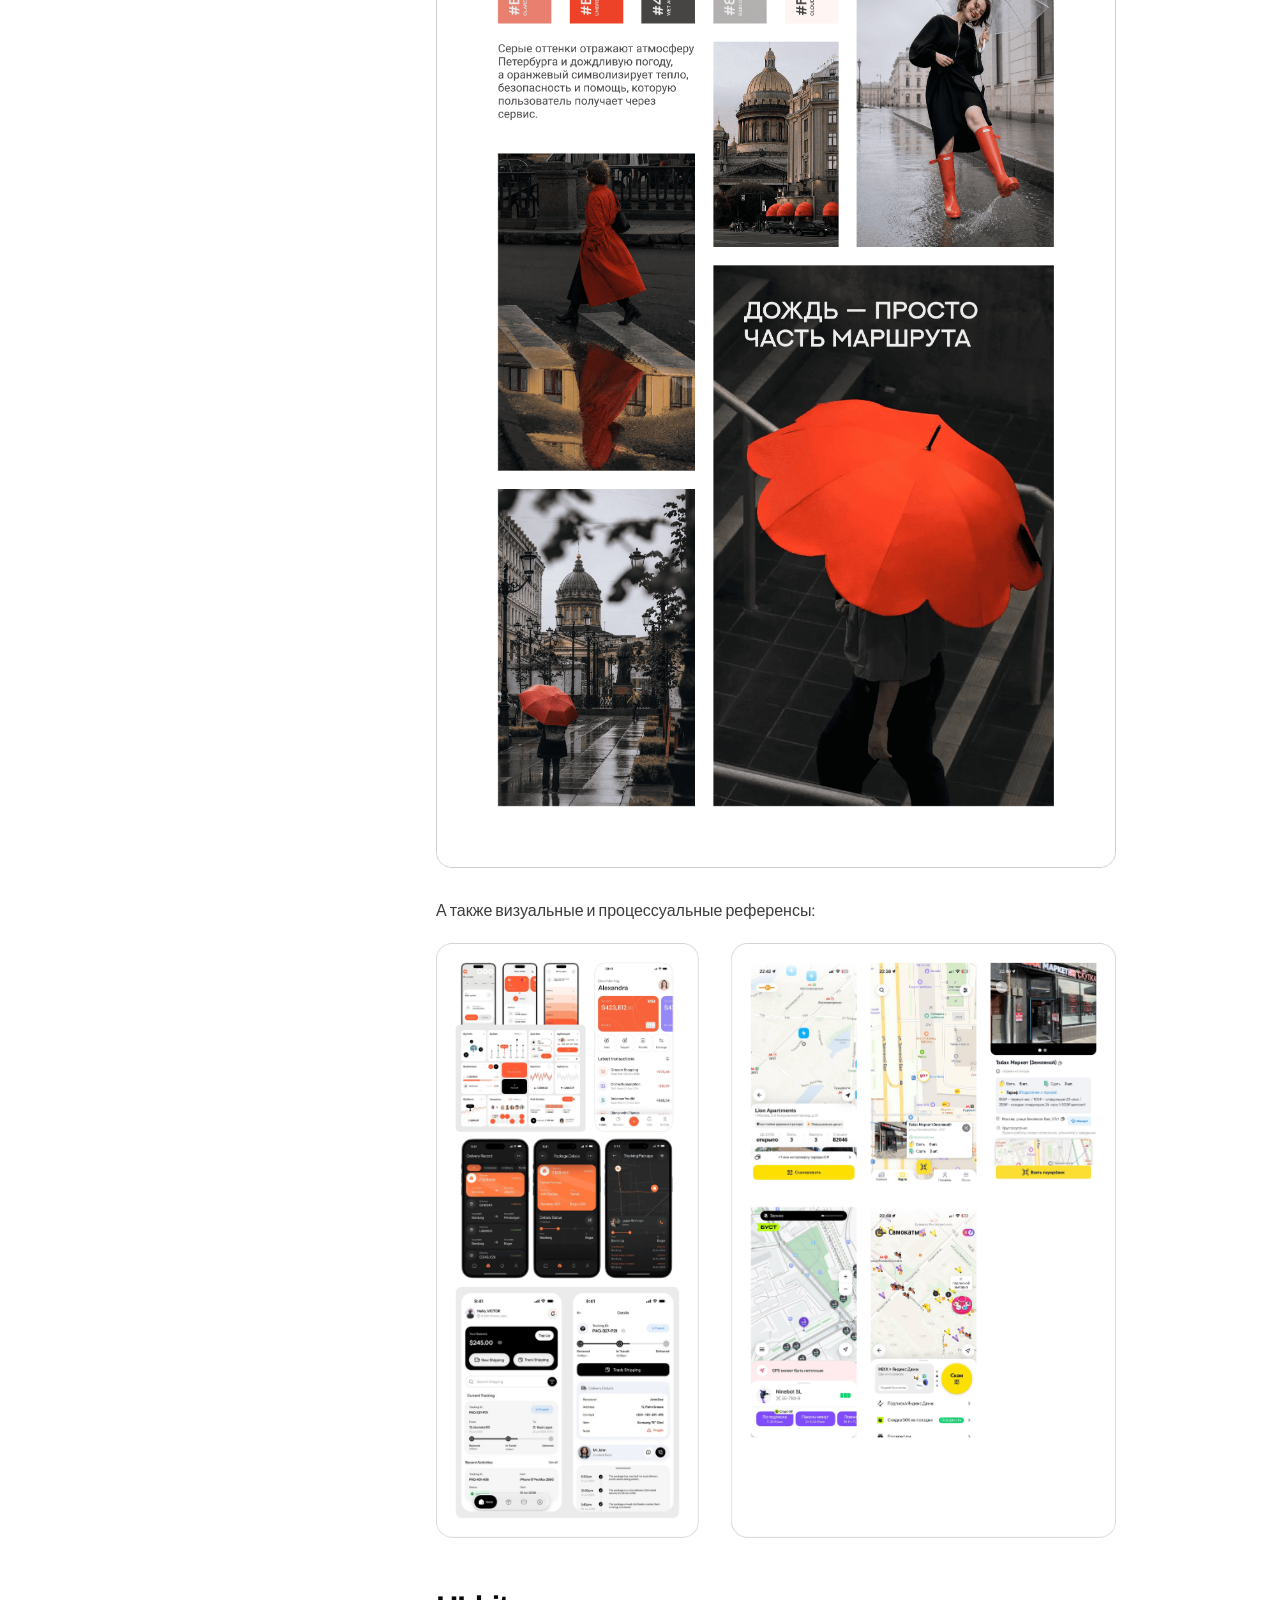
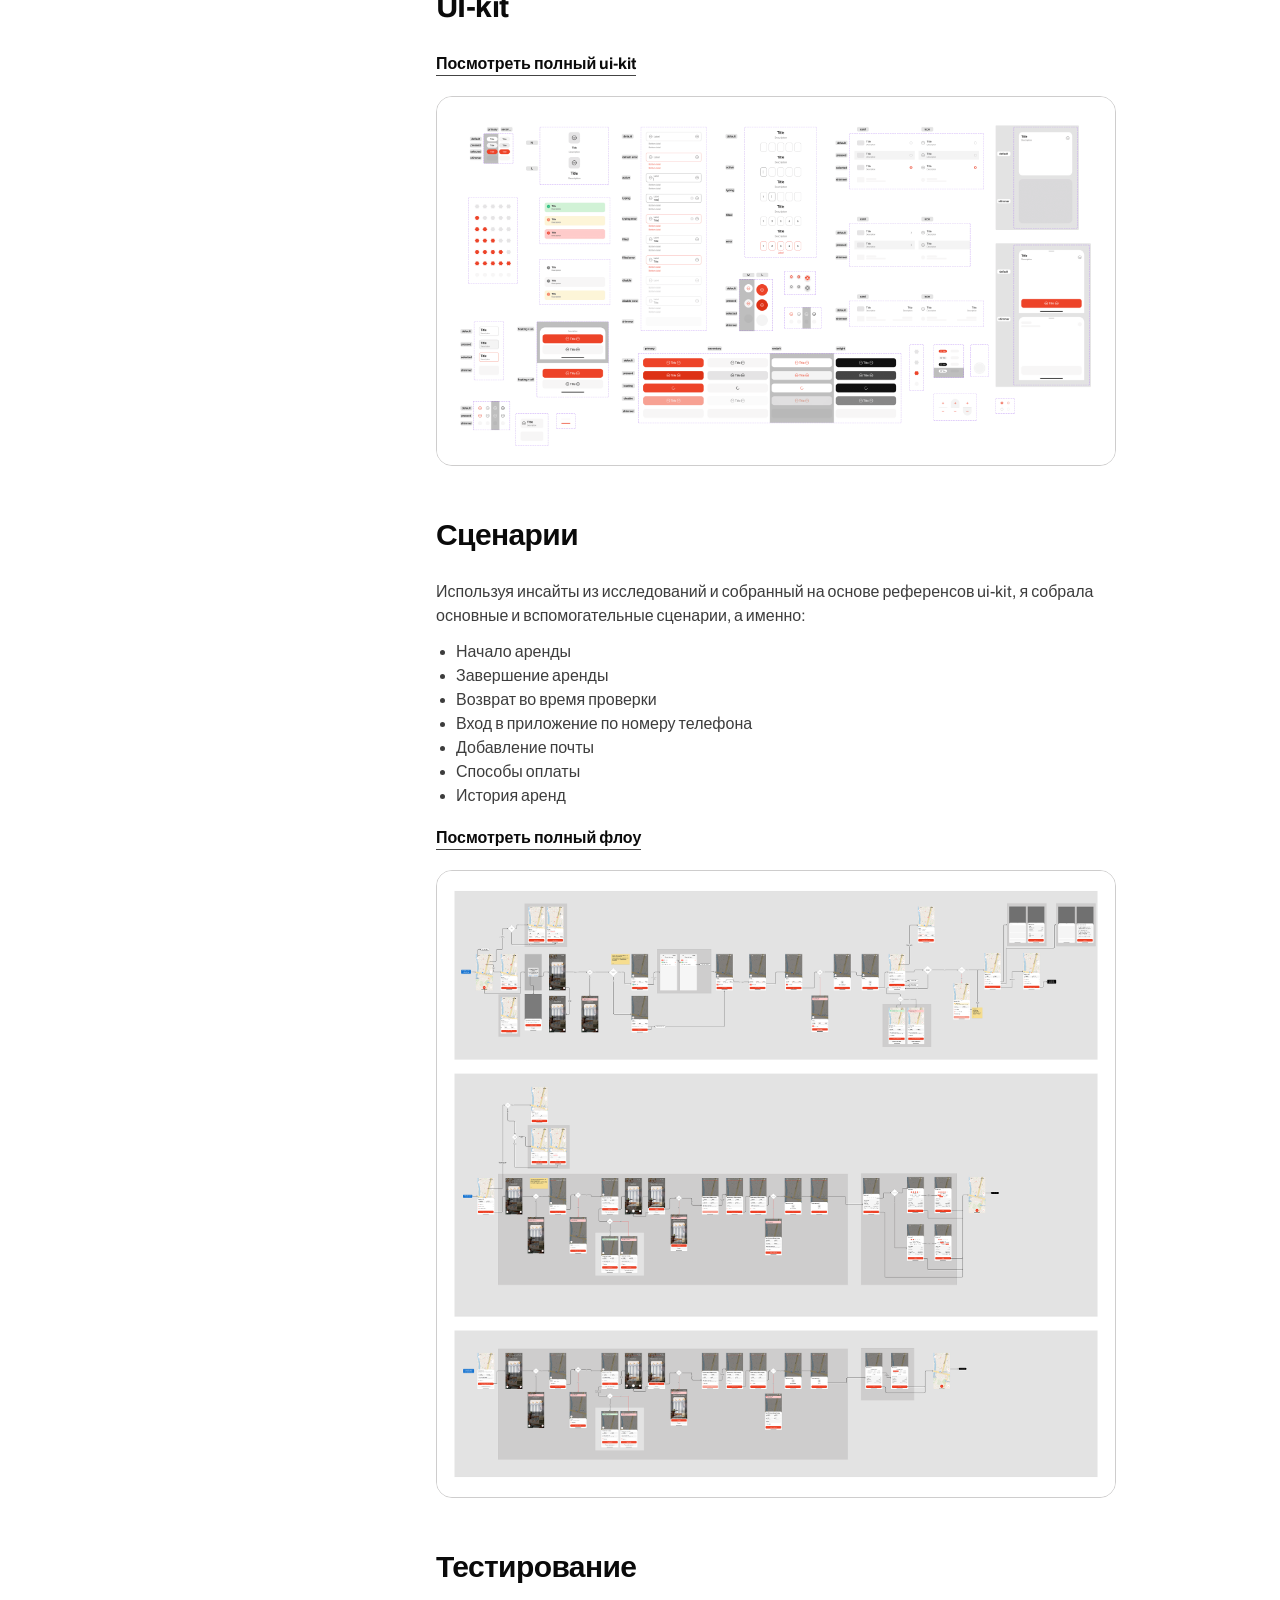
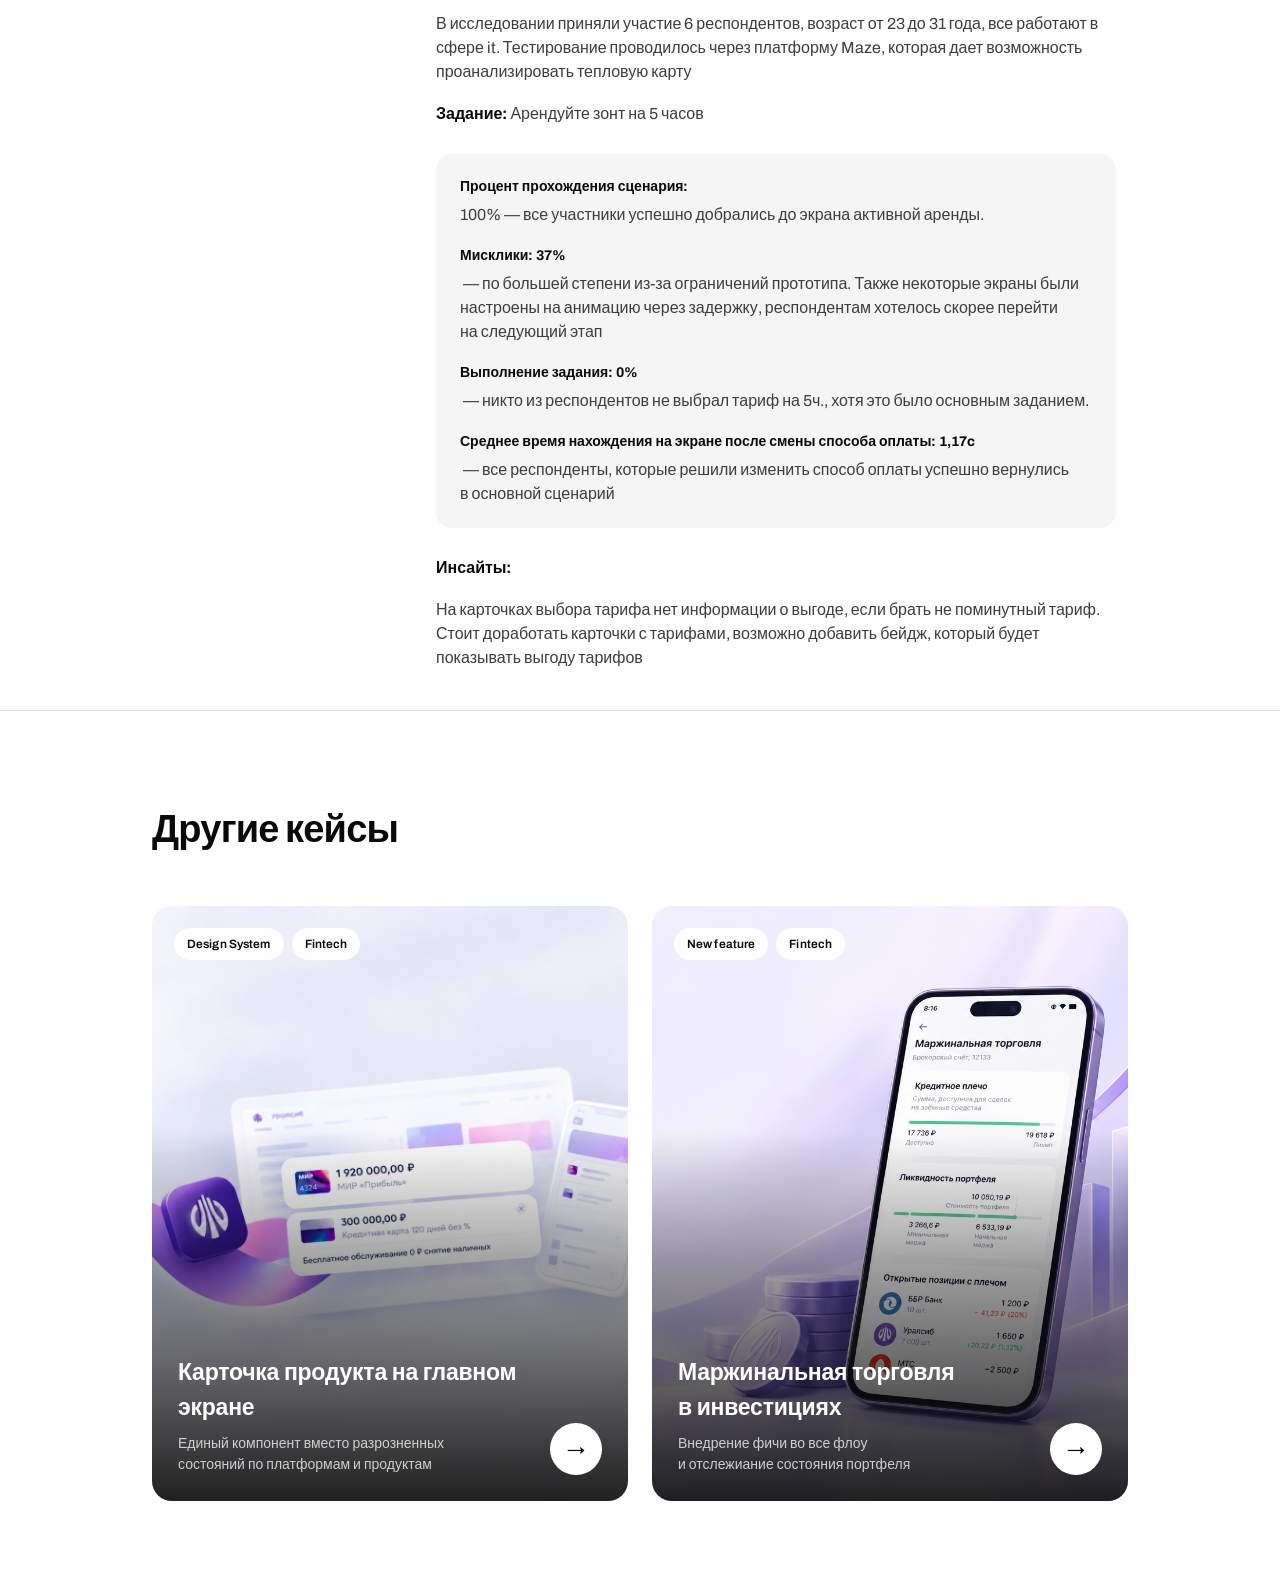
<file: rainguard.html>
<!DOCTYPE html>
<html lang="ru">
<head>
<meta charset="UTF-8">
<meta name="viewport" content="width=device-width, initial-scale=1.0">
<title>Карточки продукта – портфолио</title>
<link rel="preconnect" href="https://fonts.googleapis.com">
<link href="https://fonts.googleapis.com/css2?family=Archivo:ital,wght@0,400;0,500;0,600;0,700;0,800;1,400&display=swap" rel="stylesheet">
<link rel="stylesheet" href="main.css">
</head>
<body>
  <header>
  <div class="topbar-inner">
    <a class="back-link" href="index.html"><span class="arrow">←</span> Все кейсы</span></a>
      <div class="my">
       <div class="topbar">
          <a href="index.html#experience">Опыт</a>
          <a href="index.html#contact">Контакты</a>
          <a class="btn-resume" href="documents/CV_Балюк_Дарья.pdf" download>Скачать резюме</a>
       </div>
       <button class="burger" id="burgerBtn" aria-label="Открыть меню" aria-expanded="false">
         <span></span><span></span><span></span>
       </button>
     </div>

  </div>
  <div class="mobile-menu" id="mobileMenu">
    <a href="index.html#othercases">Кейсы</a>
    <a href="index.html#experience">Опыт</a>
    <a href="index.html#contact">Контакты</a>
  </div>
</header>

<script>
  const burgerBtn = document.getElementById('burgerBtn');
  const mobileMenu = document.getElementById('mobileMenu');
  burgerBtn.addEventListener('click', () => {
    const isOpen = mobileMenu.classList.toggle('open');
    burgerBtn.classList.toggle('active', isOpen);
    burgerBtn.setAttribute('aria-expanded', isOpen);
  });
  mobileMenu.querySelectorAll('a').forEach(link => {
    link.addEventListener('click', () => {
      mobileMenu.classList.remove('open');
      burgerBtn.classList.remove('active');
      burgerBtn.setAttribute('aria-expanded', 'false');
    });
  });
</script>





<main>
  <div class="wrap case-hero">
    <div class="case-hero-eyebrow">Кейс · Research · Study project</div>
    <h1>Rainguard – приложение для аренды зонтиков</h1>
    <p class="case-hero-desc">Учебная задача, в рамках которой я разработала дизайн приложения от идеи до готового пользовательского сценария</p>

    <div class="case-meta-row">
      <div class="meta-item">
        <span class="meta-label">Продукт</span>
        <span class="meta-value">Яндекс Практикум</span>
      </div>
      <div class="meta-item">
        <span class="meta-label">Роль</span>
        <span class="meta-value">Product Designer</span>
      </div>
      <div class="meta-item">
        <span class="meta-label">Платформа</span>
        <span class="meta-value">Mobile</span>
      </div>
      <div class="meta-item">
        <span class="meta-label">Год</span>
        <span class="meta-value">2026</span>
      </div>
    </div>
  </div>

  <div class="case-layout">
    <div class="case-bar" id="caseNav">
      <a href="#goal" class="case-bar-link" data-target="goal">Цель</a>
      <a href="#metrics" class="case-bar-link" data-target="metrics">Параметры успеха</a>
      <a href="#analysis" class="case-bar-link" data-target="analysis">Анализ конкурентов</a>
      <a href="#hypotises" class="case-bar-link" data-target="hypotises">Гипотезы</a>
      <a href="#interview" class="case-bar-link" data-target="interview">Интервью</a>
      <a href="#jtbd" class="case-bar-link" data-target="jtbd">JTBD</a>
      <a href="#ref" class="case-bar-link" data-target="ref">Референсы</a>
      <a href="#uikit" class="case-bar-link" data-target="uikit">UI-kit</a>
      <a href="#flow" class="case-bar-link" data-target="flow">Сценарии</a>
      <a href="#test" class="case-bar-link" data-target="test">Тестирование</a>
    </div>

    <div class="case-content">

      <section id="goal" class="case-section">
        <h2>Цель</h2>
        <p>Создать MVP приложения по аренде зонтиков в Санкт-Петербурге RainGuard. Удобная и стильная защита от непогоды</p>
      </section>

      <section id="metrics" class="case-section">
        <h2>Параметры успеха</h2><strong></strong>
        <p><strong>Активные пользователи (AU) и ежемесячные активные пользователи (MAU)</strong>  — количество пользователей, которые регулярно взаимодействуют с приложением.</p>
        <p><strong>Удержание (retention)</strong> — количество пользователей, которые возвращаются в продукт за определённый промежуток времени.</p>
        <p><strong>NPS (net promoter score) или CSI (customer satisfaction index) </strong> — уровень удовлетворённости в процентах.</p>
        <p><strong>ROI (return on investment)</strong> – показатель чистой прибыли приложения.</p>
        <p><strong>ARPPU (average revenue per paying user)</strong> – средняя выручка с одного платящего пользователя.</p>
        <p><strong>CR (conversion rate)</strong> — количество пользователей из общего числа, которые совершили нужное действие. Конверсия в аренду </p>
      </section>

      <section id="analysis" class="case-section">
        <h2>Анализ конкурентов</h2>
        <p>Необходимо собрать отзывы, для приложения, которое наиболее похожим образом закрывает потребность клиента и cуществует в виде приложения. <strong>Каршеринг</strong> самое похоже по механике, поэтому за основу беру его. Остальные конкуренты помогут выявить гипотезы, которые могут стать точками роста для приложения</p>
        <p>Каршеринг сложен тем, что им могут пользоваться только люди с правами. Наше приожение для всех, поэтому для анализа возьму также другие приложения, в которых можно <strong>брать что-то на прокат: велосипеды, самокаты, павербанки, одежда, техника для ремонта, электроника и просто вещи</strong></p>
        
        <img src="images/rainguard/rainguard_reviews.png" alt="Отзывы на конкурентов" class="cases-images" style="padding-top: 20px; border-radius:6px;" >
      </section>

      <section id="hypotises" class="case-section">
        <h2>Гипотезы</h2> <strong></strong>
        <p>1) Мы предполагаем, что <strong>прощенная регистрация и добавление способа оплаты</strong> увеличит конверсию из первого запуска приложения в аренду для новых пользователей, потому что уменьшение количества обязательных действий снизит порог входа и позволит быстрее перейти к использованию сервиса</p>
        <p>2) Мы предполагаем, что <strong>отображение ближайшей доступной точки аренды сразу после открытия приложения</strong> сократит время до начала аренды для пользователей, попавших под дождь, потому что избавит их от необходимости самостоятельно искать подходящую точку.</p>
        <p>3) Мы предполагаем, что <strong>отображение информации о состоянии зонта или дождевика перед арендой</strong> увеличит доверие к сервису и сократит количество обращений в поддержку для новых пользователей, потому что они будут понимать, что получают исправный и чистый предмет.</p>
        <p>4) Мы предполагаем, что <strong>информация об итоговой стоимости аренды</strong> повысит конверсию в начало аренды среди пользователей-туристов с посуточной арендой, потому что прозрачная стоимость снизит неопределенность и повысит доверие к сервису</p>
        <p>5) Мы предполагаем, что <strong>пошаговый сценарий возврата аренды</strong>, увеличит процент успешных завершений аренд среди неопытных пользователей, потому что инструкция будет давать полное понимание того, что нужно сделать на данном этапе и снизит страх совершить ошибку</p>
        <p>6) Мы предполагаем, что <strong>размещение кнопки быстрого обращения в поддержку в процессе аренды и возврата</strong> сократит количество незавершенных аренд для пользователей, столкнувшихся с проблемой, потому что они смогут оперативно получить помощь и завершить сценарий.</p>
      
      </section>

      <section id="interview" class="case-section">
        <h2>Интервью</h2>
        <p style="padding-bottom: 18px;">Я провела интервью с 5 респондентами, возраст 21-41 год. Переодически используют приложения для шеринга.</p>
        <a class="figmalink" href="https://www.figma.com/design/51gedCebHwPf09ndpkNsAm/%D0%A1%D0%B1%D0%BE%D1%80%D0%BD%D1%8B%D0%B9-%D0%BF%D1%80%D0%BE%D0%B5%D0%BA%D1%82--Copy-?node-id=4383-572&t=R7wZ2tMc23o1IzGD-11">Расшифровка интервью и инсайты</a>
        <div class="callout" style="margin-top: 28px;">
          <strong>Выводы:</strong>
          <p>1) Первый запуск приложения должен занимать не больше нескольких минут до начала аренды.</p>
          <p>2) Приложение должно помогать принять решение за несколько секунд, а не заставлять изучать карту.</p>
          <p>3) Задача приложения — не только показать точку на карте, но и довести пользователя до неё.</p>
          <p>4) Наличие инвентаря — одна из ключевых причин начать аренду.</p>
          <p>5) Пользователь должен понимать, сколько заплатит, ещё до нажатия кнопки «Взять зонт».</p>
          <p>6) Доверие к сервису формируется ещё до начала использования зонта.</p>
          <p>7) Интерфейс должен помогать исправить ситуацию без обращения в поддержку.</p>
          <p>8) Приложение должно вести пользователя через проблемные сценарии, а не только через идеальный путь.</p>
        </div>
        
      </section>

      <section id="jtbd" class="case-section">
        <h2>JTBD</h2>
        <p><strong>Когда</strong> я неожиданно попал под дождь, <strong>я хочу</strong> сразу увидеть ближайшую точку, где есть свободный зонт, <strong>чтобы</strong> быстро взять его и не тратить время на поиски.</p>
        <p><strong>Когда</strong> я выбираю зонт, <strong>я хочу</strong> заранее видеть стоимость, состояние зонта и условия аренды, <strong>чтобы</strong> быть уверенным, что не столкнусь с неожиданными расходами или неисправным предметом.</p>
        <p><strong>Когда</strong> я впервые пользуюсь сервисом, <strong>я хочу</strong> пройти регистрацию максимально быстро, <strong>чтобы</strong> сразу приступить к аренде без лишних действий.</p>
        <p><strong>Когда</strong> я возвращаю зонт, <strong>я хочу</strong> получить понятные инструкции и подтверждение успешного возврата, <strong>чтобы</strong> быть уверенным, что аренда завершилась и деньги больше не списываются.</p>
        <p><strong>Когда</strong> во время аренды возникает проблема,<strong>я хочу</strong> получить понятные подсказки или быстро решить ее самостоятельно, <strong>чтобы</strong> не тратить время на ожидание поддержки и продолжить пользоваться сервисом.</p>
        
      </section>

      <section id="ref" class="case-section">
        <h2>Референсы</h2>
        <p>Чтобы начать прорабатывать концепцию, собрала мудборд:</p>
        <img src="images/rainguard/rainguard_moodboard.png" alt="Мудборд" class="cases-images" style=" margin-bottom: 24px; border: 1px solid #cecdcd;" >
        <p>А также визуальные и процессуальные референсы:</p>
        <img src="images/rainguard/rainguard_ref.png" alt="Референсы" class="cases-images" style="padding-top: 20px; " >
        
      </section>

      <section id="uikit" class="case-section">
        <h2>UI-kit</h2>
        <a class="figmalink" href="https://www.figma.com/design/51gedCebHwPf09ndpkNsAm/%D0%A1%D0%B1%D0%BE%D1%80%D0%BD%D1%8B%D0%B9-%D0%BF%D1%80%D0%BE%D0%B5%D0%BA%D1%82--Copy-?node-id=6215-2043&t=R7wZ2tMc23o1IzGD-11">Посмотреть полный ui-kit</a>
        <img src="images/rainguard/rainguard_ui-kit.png" alt="ui-kit" class="cases-images" style="margin-top: 20px; border: 1px solid #cecdcd; " >
      </section>




      <section id="flow" class="case-section">
        <h2>Сценарии</h2>
        <p>Используя инсайты из исследований и собранный на основе референсов ui-kit, я собрала основные и вспомогательные сценарии, а именно:</p>
        <ul style="font-size:16px;color:#3d3d3d;margin-bottom:18px; margin-top: 12px; padding-left: 20px;">
            <li>Начало аренды</li>
            <li>Завершение аренды</li>
            <li>Возврат во время проверки</li>
            <li>Вход в приложение по номеру телефона</li>
            <li>Добавление почты</li>
            <li>Способы оплаты</li>
            <li>История аренд</li>
          </ul>
        <a class="figmalink" href="https://www.figma.com/design/51gedCebHwPf09ndpkNsAm/%D0%A1%D0%B1%D0%BE%D1%80%D0%BD%D1%8B%D0%B9-%D0%BF%D1%80%D0%BE%D0%B5%D0%BA%D1%82--Copy-?node-id=6392-74783&t=R7wZ2tMc23o1IzGD-11">Посмотреть полный флоу</a>
        <img src="images/rainguard/rainguard_main_flow.png" alt="Основные сценарии" class="cases-images" style="margin-top: 20px; border: 1px solid #cecdcd; " >
      </section>

      <section id="test" class="case-section">
        <h2>Тестирование</h2>
        <p>В исследовании приняли участие 6 респондентов, возраст от 23 до 31 года, все работают в сфере it. Тестирование проводилось через платформу Maze, которая дает возможность проанализировать тепловую карту</p>
        <p><strong>Задание:</strong> Арендуйте зонт на 5 часов</p>
        <div class="callout" style="margin-top: 28px; margin-bottom: 28px;">
          <p><strong> Процент прохождения сценария:</strong> 100% — все участники успешно добрались до экрана активной аренды.</p>
          <p><strong> Мисклики: 37%</strong> — по большей степени из-за ограничений прототипа. Также некоторые экраны были настроены на анимацию через задержку, респондентам хотелось скорее перейти на следующий этап</p>
          <p><strong>Выполнение задания: 0%</strong>  — никто из респондентов не выбрал тариф на 5ч., хотя это было основным заданием.</p>
          <p><strong>Среднее время нахождения на экране после смены способа оплаты: 1,17c</strong>  — все респонденты, которые решили изменить способ оплаты успешно вернулись в основной сценарий</p>
          
        </div>
        <p><strong>Инсайты:</strong> </p>
        <p>На карточках выбора тарифа нет информации о выгоде, если брать не поминутный тариф. Стоит доработать карточки с тарифами, возможно добавить бейдж, который будет показывать выгоду тарифов</p>
        
      </section>

    </div>
  </div>
</main>

<!--<div class="case-footer-nav">
  
  <a class="all-cases" href="portfolio.html#cases">← Все кейсы</a>
  <a href="#">Маржинальная торговля в инвестициях →</a>
</div>-->

<section id="othercases" class="othercases">
    <div class="wrap">
      <div class="section-label">Другие кейсы</div>

      <div class="othercases-grid">

       <a class="othercase-card" href="case-card-component.html">
          <img src="images/card-product-thumbnail.png" alt="Uralsib main screen card" class="project-card-image ">
          <div class="othercase-scrim"></div>
          <div class="othercase-tags">
            <span class="tag-pill">Design System</span>
            <span class="tag-pill">Fintech</span>
          </div>
          <div class="othercase-content">
            <div class="othercase-text">
              <h3>Карточка продукта на главном экране</h3>
              <p>Единый компонент вместо разрозненных состояний по платформам и продуктам</p>
            </div>
            <span class="othercase-cta">
              <span class="othercase-cta-icon">→</span>
            </span>
          </div>
        </a>

        <a class="othercase-card" href="margin-traiding.html">
          <img src="images/margin_traiding_thumbnail.png" alt="Uralsib margin traiding" class="project-card-image  margin-traiding">
          <div class="othercase-scrim"></div>
          <div class="othercase-tags">
            <span class="tag-pill">New feature</span>
            <span class="tag-pill">Fintech</span>
          </div>
          <div class="othercase-content">
            <div class="othercase-text">
              <h3>Маржинальная торговля в инвестициях</h3>
              <p>Внедрение фичи во все флоу и отслежиание состояния портфеля</p>
            </div>
            <span class="othercase-cta">
              <span class="othercase-cta-icon">→</span>
            </span>
          </div>
        </a>

       <!--  <a class="othercase-card" href="rainguard.html">
          <img src="images/margin_traiding_thumbnail.png" alt="Uralsib margin traiding" class="project-card-image  margin-traiding">
          <img src="images/rainguard_thumbnail.png"  alt="Rain Guard project" class="project-card-image">
          <div class="othercase-scrim"></div>
          <div class="othercase-tags">
            <span class="tag-pill">Research</span>
            <span class="tag-pill">Study project</span>
          </div>
          <div class="othercase-content">
            <div class="othercase-text">
              <h3>Сервис аренды зонтиков</h3>
              <p>Учебный проект с полным циклом исследования — от гипотез до финального решения</p>
            </div>
            <span class="othercase-cta">
              <span class="othercase-cta-icon">→</span>
            </span>
          </div>
        </a>-->

      </div>
    </div>
</section>

  

<script>
  const links = document.querySelectorAll('.case-bar-link');
  const sections = document.querySelectorAll('.case-section');

  const observer = new IntersectionObserver((entries) => {
    entries.forEach(entry => {
      const link = document.querySelector(`.case-bar-link[data-target="${entry.target.id}"]`);
      if (entry.isIntersecting && link) {
  links.forEach(l => l.classList.remove('active'));
  link.classList.add('active');

  // Автоматически прокручиваем меню к активному пункту
  link.scrollIntoView({
    behavior: 'smooth',
    inline: 'center',
    block: 'nearest'
  });
}
    });
  }, { rootMargin: '-35% 0px -55% 0px', threshold: 0 });

  sections.forEach(section => observer.observe(section));

  // fallback: highlight first section on load
  if (links.length) links[0].classList.add('active');
</script>

</body>
</html>
</file>
<file: main.css>
:root{
    --black:#0A0A0A;
    --white:#FFFFFF;
    --gray-bg:#F5F5F5;
    --gray-text:#8A8A8A;
    --line:#E0E0E0;
    --max:1040px;
  }
  *{margin:0;padding:0;box-sizing:border-box;}
  html{scroll-behavior:smooth;}
  body{
    font-family:'Archivo',sans-serif;
    color:var(--black);
    background:var(--white);
    -webkit-font-smoothing:antialiased;
    line-height:1.6;
  }
  a{color:inherit;text-decoration:none;}
  ::selection{background:var(--black);color:var(--white);}
  .wrap{max-width:var(--max);margin:0 auto;padding:0 32px;}
  
  /* Тут стили для главной страницы */
  :root{
    --black:#0A0A0A;
    --white:#FFFFFF;
    --gray-bg:#F5F5F5;
    --gray-text:#8A8A8A;
    --line:#E0E0E0;
    --max:1040px;
  }
  *{margin:0;padding:0;box-sizing:border-box;}
  html{scroll-behavior:smooth;}
  body{
    font-family:'Archivo',sans-serif;
    color:var(--black);
    background:var(--white);
    -webkit-font-smoothing:antialiased;
    line-height:1.5;
  }
  a{color:inherit;text-decoration:none;}
  ::selection{background:var(--black);color:var(--white);}

  .wrap{max-width:var(--max);margin:0 auto;padding:0 32px;}

  /* HEADER */
  header{
    position:sticky;top:0;z-index:50;
    background:rgba(255,255,255,0.9);
    backdrop-filter:blur(10px);
    border-bottom:1px solid var(--line);
  }
  .header-inner{
    display:flex;align-items:center;justify-content:space-between;
    padding:20px 32px;max-width:var(--max);margin:0 auto;
  }
  .logo{font-weight:700;font-size:16px;letter-spacing:-0.01em;}
  nav{display:flex;align-items:center;gap:32px;}
  nav a{font-size:14px;color:var(--black);opacity:0.7;transition:opacity .2s;}
  nav a:hover{opacity:1;}
  .btn-resume{
    border:1px solid var(--black);
    padding:8px 18px;border-radius:100px;
    font-size:13px;font-weight:600;
    opacity:1 !important;
  }
  .btn-resume:hover{background:var(--black);color:var(--white);}

  .my{
    display: flex;
    align-items: center;
    gap: 16px;
  }


  .burger{
    display:none;
    flex-direction:column;
    justify-content:center;
    gap:5px;
    width:32px;height:32px;
    background:none;border:none;
    cursor:pointer;padding:0;
    flex-shrink:0;
  }
  .burger span{
    display:block;width:100%;height:2px;
    background:var(--black);
    transition:transform .3s ease, opacity .3s ease;
  }
  .burger.active span:nth-child(1){transform:translateY(7px) rotate(45deg);}
  .burger.active span:nth-child(2){opacity:0;}
  .burger.active span:nth-child(3){transform:translateY(-7px) rotate(-45deg);}

  .mobile-menu{
    display:none;
    flex-direction:column;
    max-height:0;
    overflow:hidden;
    background:var(--white);
    border-top:1px solid transparent;
    transition:max-height .35s ease, border-color .35s ease;
  }
  .mobile-menu a{
    padding:18px 24px;
    font-size:17px;font-weight:500;
    border-top:1px solid var(--line);
  }
  .mobile-menu a:first-child{border-top:none;}
  .mobile-menu.open{max-height:220px;border-top-color:var(--line);}

  /* HERO */
  .hero{
    padding:120px 32px 100px;
    opacity:0;
    animation:rise .8s ease forwards .1s;
  }
  @keyframes rise{
    from{opacity:0;transform:translateY(16px);}
    to{opacity:1;transform:translateY(0);}
  }
  .hero h1{
    font-size:clamp(40px,6vw,72px);
    font-weight:700;
    letter-spacing:-0.03em;
    line-height:1.05;
    max-width:820px;
  }
  .hero .role{color:var(--gray-text);}
  .hero p.sub{
    margin-top:28px;
    font-size:clamp(17px,2vw,20px);
    color:#3d3d3d;
    max-width:560px;
    font-weight:400;
  }
  .hero .fact{
    margin-top:36px;
    padding-top:24px;
    border-top:1px solid var(--line);
    max-width:620px;
    font-size:15px;
    color:var(--gray-text);
  }
  .hero .fact strong{color:var(--black);font-weight:600;}
  .hero-contacts{
    margin-top:40px;
    display:flex;gap:14px;flex-wrap:wrap;
  }
  .hero-btn{
    display:inline-flex;align-items:center;
    padding:14px 26px;
    border-radius:100px;
    font-size:15px;font-weight:600;
    transition:background .2s ease, color .2s ease, border-color .2s ease;
  }
  .hero-btn.primary{background:var(--black);color:#fff;}
  .hero-btn.primary:hover{background:#2c2c2c;}
  .hero-btn.secondary{border:1px solid var(--black);color:var(--black);}
  .hero-btn.secondary:hover{background:var(--black);color:#fff;}

  /* SECTION LABEL */
  .section-label{
    font-size:clamp(28px,3.6vw,38px);
    color:var(--black);
    margin-bottom:48px;
    font-weight:700;
    letter-spacing:-0.02em;
  }

  section#experience, section#education{background:var(--gray-bg);}


  /* CASES */
    .othercases-grid{
    display:grid;
    grid-template-columns:1fr 1fr;
    gap:24px;
  }
    .othercases{
    border-top:1px solid var(--line);
  }

  .othercase-card{
    position:relative;
    display:block;
    aspect-ratio:4/5;
    border-radius:20px;
    overflow:hidden;
    background:#EFEFEF;
    cursor:pointer;
  }
  .othercase-card:focus-visible{outline:2px solid var(--black);outline-offset:3px;}

  .othercase-art{
    position:absolute;inset:0;
    width:100%;height:100%;
    transition:transform .6s cubic-bezier(.22,.61,.36,1);
  }
  .othercase-card:hover .allcase-art{transform:scale(1.045);}

  .othercase-scrim{
    position:absolute;inset:0;
    background:linear-gradient(to top, rgba(10,10,10,0.90) 0%, rgba(10,10,10,0.38) 40%, rgba(10,10,10,0) 62%);
    pointer-events:none;
  }

  .othercase-tags{
    position:absolute;top:22px;left:22px;
    display:flex;gap:8px;flex-wrap:wrap;
    z-index:2;
  }
  .tag-pill{
    font-size:12px;font-weight:600;
    padding:7px 13px;border-radius:100px;
    background:rgba(255,255,255,0.94);
    color:var(--black);
    letter-spacing:0.01em;
  }

  .othercase-content{
    position:absolute;left:0;right:0;bottom:0;
    padding:26px;
    z-index:2;
  }
  .othercase-text{padding-right:64px;}
  .othercase-text h3{
    font-size:clamp(19px,2.1vw,23px);
    font-weight:600;color:#fff;
    letter-spacing:-0.01em;margin-bottom:8px;
    max-width:340px;
  }
  .othercase-text p{font-size:14px;color:#cfcfcf;max-width:280px;}

  .othercase-cta{
    position:absolute;right:26px;bottom:26px;z-index:3;
    display:flex;align-items:center;justify-content:center;
    height:52px;width:52px;
    border-radius:100px;
    background:#fff;color:var(--black);
    border:none;
    cursor:pointer;
    transition:background .25s ease, color .25s ease;
  }
  .othercase-cta-icon{
    font-size:18px;
    transition:transform .3s ease;
  }
  .othercase-card:hover .othercase-cta{background:var(--black);color:#fff;}
  .othercase-card:hover .othercase-cta-icon{transform:rotate(-45deg);}

    .project-card-image {
    width: 100%;
    height: 100%;
    object-fit: cover;
    object-position: center;
  }

  .margin-traiding{
    object-position: 75% center ;
  }

  /* EXPERIENCE TIMELINE */
  .timeline{position:relative;padding-left:32px;}
  .timeline::before{
    content:'';
    position:absolute;left:5px;top:6px;bottom:6px;
    width:1px;background:var(--line);
  }
  .tl-item{position:relative;padding-bottom:56px;}
  .tl-item:last-child{padding-bottom:0;}
  .tl-item::before{
    content:'';
    position:absolute;left:-32px;top:6px;
    width:11px;height:11px;border-radius:50%;
    background:var(--white);
    border:2px solid var(--black);
  }
  .tl-item.minor::before{
    background:var(--gray-bg);
    border-color:var(--gray-text);
    width:8px;height:8px;left:-30.5px;
  }
  .tl-head{display:flex;align-items:baseline;gap:14px;flex-wrap:wrap;margin-bottom:12px;}
  .tl-head h3{font-size:19px;font-weight:600;}
  .tl-head span{font-size:14px;color:var(--gray-text);}
  .tl-item ul{list-style:none;max-width:640px;}
  .tl-item ul li{
    font-size:15px;color:#3d3d3d;
    padding-left:16px;position:relative;margin-bottom:8px;
  }
  .tl-item ul li::before{
    content:'—';position:absolute;left:0;color:var(--gray-text);
  }
  .tl-minor-list{max-width:680px;}
  .tl-minor-list .minor-row{
    display:flex;gap:16px;font-size:14px;color:#3d3d3d;
    padding:10px 0;border-top:1px solid var(--line);
  }
  .tl-minor-list .minor-row:first-child{border-top:none;}
  .minor-row b{min-width:190px;color:var(--black);font-weight:600;}
  .minor-row span{color:var(--gray-text);min-width:110px;}
 
  .resume{
    margin-top:40px;
    display:flex;gap:14px;flex-wrap:wrap;
  }

  .resume-cta{
    display:inline-flex;align-items:center;
    padding:14px 26px;
    border-radius:100px;
    font-size:15px;font-weight:600;
    transition:background .2s ease, color .2s ease, border-color .2s ease;
  }

  .resume-cta{background:var(--black);color:#fff;}
  .resume-cta:hover{background:#2c2c2c;}

 /*.resume-cta{
    margin-top:56px;padding-top:32px;border-top:1px solid var(--line);
  }
  .resume-cta a{
    display:inline-flex;align-items:center;gap:10px;
    font-size:15px;font-weight:600;
    border-bottom:1px solid var(--black);padding-bottom:3px;
  }*/

  /* SKILLS */
  .skills-grid{
    display:grid;grid-template-columns:1fr 1fr;gap:64px;
  }
  .skills-col h4{
    font-size:13px;color:var(--gray-text);font-weight:500;margin-bottom:20px;
  }
  .skill-list{display:flex;flex-wrap:wrap;gap:10px;}
  .skill-list span{
    font-size:14px;font-weight:500;
    padding:9px 16px;
    border:1px solid var(--line);
    border-radius:100px;
    transition:background .2s ease, color .2s ease, border-color .2s ease;
  }

  

  /* EDUCATION */
  .edu-block{margin-bottom:40px;}
  .edu-block:last-child{margin-bottom:0;}
  .edu-block h4{font-size:13px;color:var(--gray-text);font-weight:500;margin-bottom:16px;}
  .edu-row{
    display:flex;justify-content:space-between;gap:24px;
    padding:14px 0;border-top:1px solid var(--line);
    font-size:15px;
  }
  .edu-row:first-of-type{border-top:none;}
  .edu-row span{color:var(--gray-text);white-space:nowrap;}

  /* CONTACT FOOTER */
  footer{
    background:var(--black);color:var(--white);
    padding:120px 0 60px;
  }
  footer h2{
    font-size:clamp(32px,5vw,52px);
    font-weight:700;letter-spacing:-0.02em;
    max-width:600px;margin-bottom:24px;
  }
  footer p{color:#a8a8a8;font-size:17px;max-width:480px;margin-bottom:48px;}
  .footer-links{display:flex;gap:32px;flex-wrap:wrap;margin-bottom:80px;}
  .footer-links a{
    font-size:16px;border-bottom:1px solid #444;padding-bottom:3px;
    transition:border-color .2s;
  }
  .footer-links a:hover{border-color:var(--white);}
  .footer-bottom{
    display:flex;justify-content:space-between;color:#666;font-size:13px;
    padding-top:24px;border-top:1px solid #262626;flex-wrap:wrap;gap:12px;
  }
  .figmalink {
    font-size:16px;
    font-weight: 700;
    border-bottom:1px solid #444;padding-bottom:3px;
    transition:border-color .2s;
    margin-top: 18px;
  }
  .figmalink:hover{
    color: var(--gray-text);
    border-color:var(--gray-text)}



 /* Тут стили для кейсов */
 /* HEADER */
  header{
    position:sticky;top:0;z-index:50;
    background:rgba(255,255,255,0.9);
    backdrop-filter:blur(10px);
    border-bottom:1px solid var(--line);
  }
  .header-inner{
    display:flex;align-items:center;justify-content:space-between;
    padding:20px 32px;max-width:var(--max);margin:0 auto;
  }
  .logo{font-weight:700;font-size:16px;letter-spacing:-0.01em;}
  nav{display:flex;align-items:center;gap:32px;}
  nav a{font-size:17px;color:var(--black);opacity:0.7;transition:opacity .2s;}
  nav a:hover{opacity:1;}
  .btn-resume{
    border:1px solid var(--black);
    padding:8px 18px;border-radius:100px;
    font-size:13px;font-weight:600;
    opacity:1 !important;
    overflow: hidden;
    
  }
  .btn-resume:hover{background:var(--black);color:var(--white);}

  .my{
    display: flex;
    align-items: center;
    gap: 32px;
  }
    
  .burger{
    display:none;
    flex-direction:column;
    justify-content:center;
    gap:5px;
    width:32px;height:32px;
    background:none;border:none;
    cursor:pointer;padding:0;
    flex-shrink:0;
  }
  .burger span{
    display:block;width:100%;height:2px;
    background:var(--black);
    transition:transform .3s ease, opacity .3s ease;
  }
  .burger.active span:nth-child(1){transform:translateY(7px) rotate(45deg);}
  .burger.active span:nth-child(2){opacity:0;}
  .burger.active span:nth-child(3){transform:translateY(-7px) rotate(-45deg);}

  .mobile-menu{
    display:none;
    flex-direction:column;
    max-height:0;
    overflow:hidden;
    background:var(--white);
    border-top:1px solid transparent;
    transition:max-height .35s ease, border-color .35s ease;
  }
  .mobile-menu a{
    padding:18px 24px;
    font-size:17px;font-weight:500;
    border-top:1px solid var(--line);
  }
  .mobile-menu a:first-child{border-top:none;}
  .mobile-menu.open{max-height:220px;border-top-color:var(--line);}

  /* TOP BAR */
  .topbar{
    position:sticky;top:0;z-index:50;
    gap: 32px;
    display: flex;
    align-items: center;
    background: transparent;
  }
  

  .topbar-inner{
    max-width:var(--max);margin:0 auto;padding:18px 32px;
    display:flex;align-items:center;justify-content:space-between;
   /* border-bottom:1px solid var(--line);*/
  }
  .back-link{
    font-size:14px;font-weight:600;
    display:inline-flex;align-items:center;gap:8px;
    color:var(--black);
  }
  .back-link .arrow{transition:transform .2s ease;}
  .back-link:hover .arrow{transform:translateX(-3px);}
  .topbar .logo{font-size:14px;font-weight:700;color:var(--gray-text);}

  /* CASE HERO */
  .case-hero{padding:72px 32px 56px;}
  .case-hero-eyebrow{font-size:14px;color:var(--gray-text);font-weight:600;margin-bottom:20px;}
  .case-hero h1{
    font-size:clamp(32px,5vw,52px);
    font-weight:700;letter-spacing:-0.03em;line-height:1.08;
    max-width:760px;margin-bottom:24px;
  }
  .case-hero-desc{
    font-size:clamp(16px,1.8vw,19px);
    color:#3d3d3d;max-width:620px;margin-bottom:48px;
  }
  .case-meta-row{
    display:flex;
    flex-wrap:wrap;
    gap:16px;
    
  }
  .meta-item{
    flex:1;min-width:140px;
    padding:20px 20px 20px 20px;
    background:var(--gray-bg);border-radius:14px;
  }
  
  .meta-label{display:block;font-size:13px;color:var(--gray-text);margin-bottom:8px;}
  .meta-value{display:block;font-size:15px;font-weight:600;}


  /* LAYOUT */
  .case-layout{
    max-width:var(--max);
    margin:0 auto;
    padding:0 32px;
    display:grid;
    grid-template-columns:220px 1fr;
    gap:64px;
    border-top:1px solid var(--line);
    padding-top:64px;
  }

  .case-bar{
    position:sticky;
    top:96px;
    align-self:start;
    display:flex;
    align-items: flex-start;
    flex-direction:column;
    gap:2px;
    width: 100%;
    margin-bottom: 40px;
  }
  .case-bar-link{
    font-size:16px;
    font-weight:500;
    color:var(--gray-text);
    padding:9px 0;
    transition:color .25s ease, font-size .25s ease, font-weight .25s ease;
  }
  .case-bar-link.active{
    color:var(--black);font-weight:700;font-size:20px;
  }

  .case-content{max-width:680px;}
  .case-section{padding-bottom:20px; padding-top: 20px; scroll-margin-top:120px;}
  .case-section:last-child{padding-bottom:40px;}
  .case-section h2{
    font-size:clamp(24px,3vw,30px);font-weight:700;
    letter-spacing:-0.02em;margin-bottom:22px;
  }
  .case-section p{font-size:16px;color:#3d3d3d;margin-bottom:18px;}
  .case-section p:last-of-type{margin-bottom:0;}
  .case-section strong{color:var(--black);}

  .callout{
    margin:16px 0;padding:22px 24px;
    background:var(--gray-bg);border-radius:16px;
    font-size:15px;color:#3d3d3d;
  }
  .callout strong{display:block;color:var(--black);margin-bottom:6px;font-size:14px;}

  .illustration{
    margin-top:32px;
    width:100%;aspect-ratio:16/10;
    border:1px dashed var(--line);border-radius:16px;
    background:var(--gray-bg);
    display:flex;align-items:center;justify-content:center;
    color:var(--gray-text);font-size:14px;font-weight:500;
    text-align:center;padding:20px;
  }
  .illustration.small{aspect-ratio:16/7;}

  .cases-images{
   
    width:100%;
    border-radius:16px;
  }

  /* FOOTER NAV */
  .case-footer-nav{
    max-width:var(--max);margin:0 auto;padding:56px 32px 100px;
    border-top:1px solid var(--line);
    display:flex;justify-content:space-between;align-items:center;gap:16px;flex-wrap:wrap;
  }
  .case-footer-nav a{font-size:15px;font-weight:600;}
  .case-footer-nav .all-cases{color:var(--gray-text);}

    /* SECTION LABEL */
  .section-label{
    font-size:clamp(28px,3.6vw,38px);
    color:var(--black);
    margin-bottom:48px;
    font-weight:700;
    letter-spacing:-0.02em;
  }
  section{padding:90px 0;}


  
 @media (max-width:720px){
    header-inner{padding:16px 24px;}
    nav{gap:16px;}
    nav a:not(.btn-resume){display:none;}
    .burger{display:flex;}
    .mobile-menu{display:flex;}
    .wrap{padding: 0  24px;}
    .hero{padding:72px 24px 56px;}
    .hero .fact,
    .hero-contacts{max-width:100%;}
    .othercase-row{flex-wrap:wrap;gap:16px;}
    .othercases-grid{grid-template-columns:1fr;}
    .othercase-card{aspect-ratio:4/4.6;}
    .skills-grid{grid-template-columns:1fr;gap:40px;}
    .minor-row{flex-direction:column;gap:2px;}
    .minor-row b{min-width:0;}
  }

  @media (prefers-reduced-motion:reduce){
    .hero{animation:none;opacity:1;}
    *{transition:none !important;}
  }
  

  @media (max-width:720px){
    .topbar-inner{padding:16px 24px;}
    .topbar {gap:16px;}
    .topbar a:not(.btn-resume){display:none;}
    .burger{display:flex;}
    .mobile-menu{display:flex;}
    .wrap,.case-layout,.case-footer-nav{padding-left:24px;padding-right:24px;}
    .case-layout{grid-template-columns:1fr;gap:32px;padding-top:0;border-top:none;}
    .case-bar{
      position:sticky;top:70px;z-index:20;
      flex-direction:row;gap:22px;overflow-x:auto;
      background:rgba(255,255,255,0.95);backdrop-filter:blur(8px);
      padding:16px 0;
      border-top:1px solid var(--line);border-bottom:1px solid var(--line);
      -webkit-overflow-scrolling:touch;
      align-items: end;

    }
    .case-bar::-webkit-scrollbar{display:none;}
    .case-bar-link{white-space:nowrap;padding:0;font-size:14px;}
    .case-bar-link.active{font-size:16px;}
    .case-hero{padding:44px 24px 32px;}
    .case-row{flex-wrap:wrap;gap:16px;}
    .cases-grid{grid-template-columns:1fr;}
    .case-card{aspect-ratio:4/4.6;}
    .meta-item{min-width:45%;padding:16px 16px;}
    
  }
</file>
